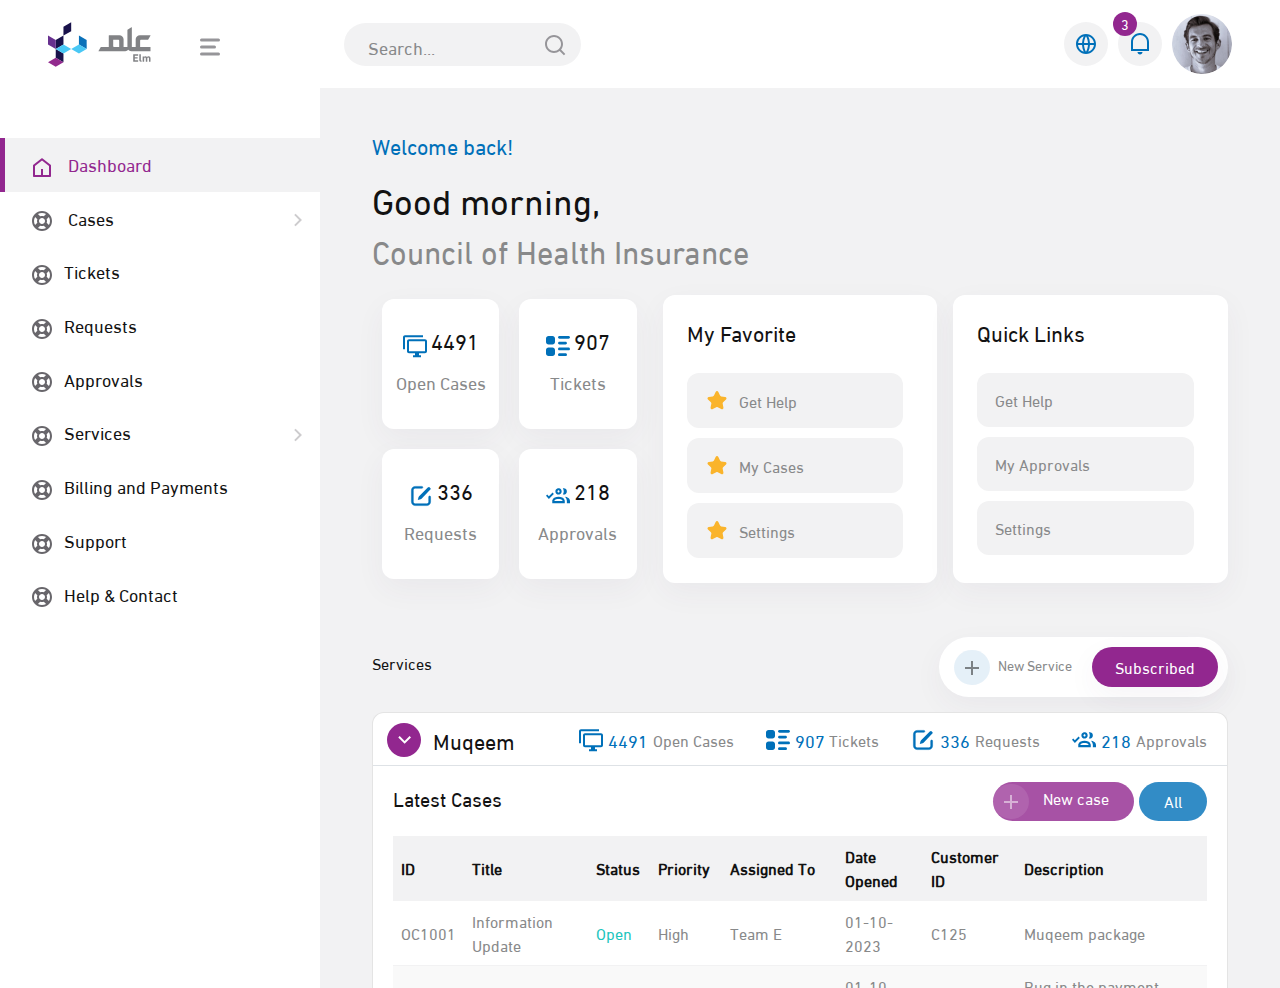
<file: index.html>
<!DOCTYPE html>
<html lang="en">

<head>
    <meta charset="utf-8" />
    <meta name="viewport" content="width=device-width, initial-scale=1, shrink-to-fit=no" />
    <meta name="description" content="" />
    <meta name="author" content="" />
    <title>ServiceNow</title>
    <!-- Favicon-->
    <link rel="icon" type="image/x-icon" href="images/favicon.ico" />
    <link href="css/bootstrap.min.css" rel="stylesheet" />
    <link href="css/styles.css" rel="stylesheet" />
</head>

<body>
    <header class="header">
        <div class="container-fluid">
            <!-- Start Logo-->
            <div class="logo-wrap">
                <a href="#" class="logo">
                    <img src="images/Logo.svg" alt="Logo">
                </a>

                <button class="sidebarToggle" id="sidebarToggle">
                    <img src="images/ic-toggle.svg" alt="">
                </button>

            </div>
            <!-- End Logo-->
            <!-- Start Search navigation-->
            <div class="search-wrap">
                <form action="">
                    <input type="text" class="search-input form-control" name="search" value="" placeholder="Search...">
                </form>
            </div>
            <!-- End Search navigation-->
            <!-- Top navigation-->
            <nav class="navbar navbar-expand-md">
                <button class="navbar-toggler" type="button" data-bs-target="#navbar-contents" data-bs-toggle="collapse"
                    aria-controls="navbar-contents" aria-expanded="false" aria-label="Toggle navigation"><span
                        class="navbar-toggler-icon"></span></button>
                <div class="collapse navbar-collapse" id="navbar-contents">
                    <ul class="navbar-nav">
                        <li class="nav-item language">
                            <a class="nav-link" href="#" data-bs-toggle="dropdown">
                                <img src="images/ic-lang.svg" alt="">
                            </a>
                            <div class="dropdown-menu dropdown-menu-lang">
                                <a class="dropdown-item" href="#!" onclick="toggleLanguage('en')">
                                    <img src="images/assets/united-states.svg" alt="">
                                    English
                                  </a>
                                  <a class="dropdown-item" href="#!" onclick="toggleLanguage('ar')">
                                    <img src="images/assets/saudi-arabia.svg" alt="">
                                    Arabic
                                  </a>
                            </div>
                        </li>
                        <li class="nav-item notification">
                            <a class="nav-link" href="#" data-bs-toggle="dropdown">
                                <img src="images/ic-notification.svg" alt="">
                                <span class="counter">3</span>
                            </a>
                            <div class="dropdown-menu dropdown-menu-notification">
                                <div class="notification-bx">
                                    <h4>Notifications</h4>
                                    <div class="bx-list">
                                        <a href="#!" class="symbol">
                                            <img src="images/assets/ic-dash.svg" alt="">
                                            <div class="symbol-info">
                                                <p>Project Alice</p>
                                                <span>Phase 1 development</span>
                                            </div>
                                        </a>
                                        <a href="#!" class="symbol">
                                            <img src="images/assets/ic-chart.svg" alt="">
                                            <div class="symbol-info">
                                                <p>Project Alice</p>
                                                <span>Phase 1 development</span>
                                            </div>
                                        </a>
                                        <a href="#!" class="symbol">
                                            <img src="images/assets/ic-lamp.svg" alt="">
                                            <div class="symbol-info">
                                                <p>Project Alice</p>
                                                <span>Phase 1 development</span>
                                            </div>
                                        </a>

                                    </div>
                                </div>
                            </div>
                        </li>
                        <li class="nav-item user-panel">
                            <a class="nav-link" href="#" data-bs-toggle="dropdown">
                                <img src="images/user.png" alt="">
                            </a>
                            <div class="dropdown-menu dropdown-menu-user">
                                <div class="user-info">
                                    <img src="images/user.png" alt="">
                                    <div class="info">
                                        <p class="name">Ahmed Hendawee</p>
                                        <p class="pos">hendawee@gmail.com</p>
                                    </div>
                                </div>
                                <div class="user-list">
                                    <ul>
                                        <li><a href="#">My Approvals</a></li>
                                        <li><a href="#">Open Cases</a></li>
                                        <li><a href="#">Requests</a></li>
                                        <li><a href="#">Get Help</a></li>
                                    </ul>

                                    <ul>
                                        <li><a href="#">Account Settings</a></li>
                                        <hr class="dropdown-divider">
                                        <li><a href="#">Sign Out</a></li>
                                    </ul>
                                </div>
                            </div>
                        </li>
                    </ul>
                </div>
            </nav>
        </div>
    </header>

    <div class="d-flex" id="wrapper">
        <!-- Sidebar-->
        <div class="sidebar-wrapper" id="sidebar-wrapper">
            <!-- Sidebar Navigation-->
            <div class="sidebar-nav">

                <li><a class="list-group-item active" href="#!">
                        <svg xmlns="http://www.w3.org/2000/svg" width="24" height="24" viewBox="0 0 24 24">
                            <path
                                d="M13 18.9997H19V9.97791L12 4.53346L5 9.97791V18.9997H11V12.9997H13V18.9997ZM21 19.9997C21 20.552 20.5523 20.9997 20 20.9997H4C3.44772 20.9997 3 20.552 3 19.9997V9.48882C3 9.18023 3.14247 8.88893 3.38606 8.69947L11.3861 2.47725C11.7472 2.19639 12.2528 2.19639 12.6139 2.47725L20.6139 8.69947C20.8575 8.88893 21 9.18023 21 9.48882V19.9997Z"
                                fill="#922A8E" />
                        </svg>
                        <span>Dashboard</span></a></li>
                <li>
                    <a class="list-group-item " href="#!" data-bs-toggle="collapse" data-bs-target="#cases-collapse">

                        <svg xmlns="http://www.w3.org/2000/svg" width="24" height="24" viewBox="0 0 24 24" fill="none">
                            <path
                                d="M12 2C17.5228 2 22 6.47715 22 12C22 17.5228 17.5228 22 12 22C6.47715 22 2 17.5228 2 12C2 6.47715 6.47715 2 12 2ZM12 17C11.355 17 10.7386 16.8779 10.1725 16.6555L7.93604 18.8923C9.12707 19.5961 10.5164 20 12 20C13.4836 20 14.8729 19.5961 16.064 18.8923L13.8275 16.6555C13.2614 16.8779 12.645 17 12 17ZM4 12C4 13.4836 4.40386 14.8729 5.10765 16.064L7.34451 13.8275C7.12213 13.2614 7 12.645 7 12C7 11.355 7.12213 10.7386 7.34451 10.1725L5.10765 7.93604C4.40386 9.12707 4 10.5164 4 12ZM18.8923 7.93604L16.6555 10.1725C16.8779 10.7386 17 11.355 17 12C17 12.645 16.8779 13.2614 16.6555 13.8275L18.8923 16.064C19.5961 14.8729 20 13.4836 20 12C20 10.5164 19.5961 9.12707 18.8923 7.93604ZM12 9C10.3431 9 9 10.3431 9 12C9 13.6569 10.3431 15 12 15C13.6569 15 15 13.6569 15 12C15 10.3431 13.6569 9 12 9ZM12 4C10.5164 4 9.12707 4.40386 7.93604 5.10765L10.1725 7.34451C10.7386 7.12213 11.355 7 12 7C12.645 7 13.2614 7.12213 13.8275 7.34451L16.064 5.10765C14.8729 4.40386 13.4836 4 12 4Z"
                                fill="#68666B" />
                        </svg>
                        <span>Cases</span>

                    </a>
                    <!-- Sidebar internal list-->
                    <ul class="collapse" id="cases-collapse">
                        <li><a href="#!" class="list-group-item ">My Cases</a></li>
                        <li><a href="#!" class="list-group-item ">Create New Case</a></li>
                        <li><a href="#!" class="list-group-item ">Report</a></li>
                    </ul>
                    <!-- End Sidebar internal list-->
                </li>
                <li><a class="list-group-item " href="#!"><svg xmlns="http://www.w3.org/2000/svg" width="24" height="24"
                            viewBox="0 0 24 24" fill="none">
                            <path
                                d="M12 2C17.5228 2 22 6.47715 22 12C22 17.5228 17.5228 22 12 22C6.47715 22 2 17.5228 2 12C2 6.47715 6.47715 2 12 2ZM12 17C11.355 17 10.7386 16.8779 10.1725 16.6555L7.93604 18.8923C9.12707 19.5961 10.5164 20 12 20C13.4836 20 14.8729 19.5961 16.064 18.8923L13.8275 16.6555C13.2614 16.8779 12.645 17 12 17ZM4 12C4 13.4836 4.40386 14.8729 5.10765 16.064L7.34451 13.8275C7.12213 13.2614 7 12.645 7 12C7 11.355 7.12213 10.7386 7.34451 10.1725L5.10765 7.93604C4.40386 9.12707 4 10.5164 4 12ZM18.8923 7.93604L16.6555 10.1725C16.8779 10.7386 17 11.355 17 12C17 12.645 16.8779 13.2614 16.6555 13.8275L18.8923 16.064C19.5961 14.8729 20 13.4836 20 12C20 10.5164 19.5961 9.12707 18.8923 7.93604ZM12 9C10.3431 9 9 10.3431 9 12C9 13.6569 10.3431 15 12 15C13.6569 15 15 13.6569 15 12C15 10.3431 13.6569 9 12 9ZM12 4C10.5164 4 9.12707 4.40386 7.93604 5.10765L10.1725 7.34451C10.7386 7.12213 11.355 7 12 7C12.645 7 13.2614 7.12213 13.8275 7.34451L16.064 5.10765C14.8729 4.40386 13.4836 4 12 4Z"
                                fill="#68666B" />
                        </svg><span>Tickets</span></a></li>
                <li><a class="list-group-item " href="#!"><svg xmlns="http://www.w3.org/2000/svg" width="24" height="24"
                            viewBox="0 0 24 24" fill="none">
                            <path
                                d="M12 2C17.5228 2 22 6.47715 22 12C22 17.5228 17.5228 22 12 22C6.47715 22 2 17.5228 2 12C2 6.47715 6.47715 2 12 2ZM12 17C11.355 17 10.7386 16.8779 10.1725 16.6555L7.93604 18.8923C9.12707 19.5961 10.5164 20 12 20C13.4836 20 14.8729 19.5961 16.064 18.8923L13.8275 16.6555C13.2614 16.8779 12.645 17 12 17ZM4 12C4 13.4836 4.40386 14.8729 5.10765 16.064L7.34451 13.8275C7.12213 13.2614 7 12.645 7 12C7 11.355 7.12213 10.7386 7.34451 10.1725L5.10765 7.93604C4.40386 9.12707 4 10.5164 4 12ZM18.8923 7.93604L16.6555 10.1725C16.8779 10.7386 17 11.355 17 12C17 12.645 16.8779 13.2614 16.6555 13.8275L18.8923 16.064C19.5961 14.8729 20 13.4836 20 12C20 10.5164 19.5961 9.12707 18.8923 7.93604ZM12 9C10.3431 9 9 10.3431 9 12C9 13.6569 10.3431 15 12 15C13.6569 15 15 13.6569 15 12C15 10.3431 13.6569 9 12 9ZM12 4C10.5164 4 9.12707 4.40386 7.93604 5.10765L10.1725 7.34451C10.7386 7.12213 11.355 7 12 7C12.645 7 13.2614 7.12213 13.8275 7.34451L16.064 5.10765C14.8729 4.40386 13.4836 4 12 4Z"
                                fill="#68666B" />
                        </svg><span>Requests</span></a></li>
                <li><a class="list-group-item " href="#!"><svg xmlns="http://www.w3.org/2000/svg" width="24" height="24"
                            viewBox="0 0 24 24" fill="none">
                            <path
                                d="M12 2C17.5228 2 22 6.47715 22 12C22 17.5228 17.5228 22 12 22C6.47715 22 2 17.5228 2 12C2 6.47715 6.47715 2 12 2ZM12 17C11.355 17 10.7386 16.8779 10.1725 16.6555L7.93604 18.8923C9.12707 19.5961 10.5164 20 12 20C13.4836 20 14.8729 19.5961 16.064 18.8923L13.8275 16.6555C13.2614 16.8779 12.645 17 12 17ZM4 12C4 13.4836 4.40386 14.8729 5.10765 16.064L7.34451 13.8275C7.12213 13.2614 7 12.645 7 12C7 11.355 7.12213 10.7386 7.34451 10.1725L5.10765 7.93604C4.40386 9.12707 4 10.5164 4 12ZM18.8923 7.93604L16.6555 10.1725C16.8779 10.7386 17 11.355 17 12C17 12.645 16.8779 13.2614 16.6555 13.8275L18.8923 16.064C19.5961 14.8729 20 13.4836 20 12C20 10.5164 19.5961 9.12707 18.8923 7.93604ZM12 9C10.3431 9 9 10.3431 9 12C9 13.6569 10.3431 15 12 15C13.6569 15 15 13.6569 15 12C15 10.3431 13.6569 9 12 9ZM12 4C10.5164 4 9.12707 4.40386 7.93604 5.10765L10.1725 7.34451C10.7386 7.12213 11.355 7 12 7C12.645 7 13.2614 7.12213 13.8275 7.34451L16.064 5.10765C14.8729 4.40386 13.4836 4 12 4Z"
                                fill="#68666B" />
                        </svg><span>Approvals</span></a></li>

                <li>
                    <a class="list-group-item " href="#!" data-bs-toggle="collapse" data-bs-target="#service-collapse">
                        <svg xmlns="http://www.w3.org/2000/svg" width="24" height="24" viewBox="0 0 24 24" fill="none">
                            <path
                                d="M12 2C17.5228 2 22 6.47715 22 12C22 17.5228 17.5228 22 12 22C6.47715 22 2 17.5228 2 12C2 6.47715 6.47715 2 12 2ZM12 17C11.355 17 10.7386 16.8779 10.1725 16.6555L7.93604 18.8923C9.12707 19.5961 10.5164 20 12 20C13.4836 20 14.8729 19.5961 16.064 18.8923L13.8275 16.6555C13.2614 16.8779 12.645 17 12 17ZM4 12C4 13.4836 4.40386 14.8729 5.10765 16.064L7.34451 13.8275C7.12213 13.2614 7 12.645 7 12C7 11.355 7.12213 10.7386 7.34451 10.1725L5.10765 7.93604C4.40386 9.12707 4 10.5164 4 12ZM18.8923 7.93604L16.6555 10.1725C16.8779 10.7386 17 11.355 17 12C17 12.645 16.8779 13.2614 16.6555 13.8275L18.8923 16.064C19.5961 14.8729 20 13.4836 20 12C20 10.5164 19.5961 9.12707 18.8923 7.93604ZM12 9C10.3431 9 9 10.3431 9 12C9 13.6569 10.3431 15 12 15C13.6569 15 15 13.6569 15 12C15 10.3431 13.6569 9 12 9ZM12 4C10.5164 4 9.12707 4.40386 7.93604 5.10765L10.1725 7.34451C10.7386 7.12213 11.355 7 12 7C12.645 7 13.2614 7.12213 13.8275 7.34451L16.064 5.10765C14.8729 4.40386 13.4836 4 12 4Z"
                                fill="#68666B" />
                        </svg><span>Services</span></a>
                    <!-- Sidebar internal list-->
                    <ul class="collapse" id="service-collapse">
                        <li><a href="#!" class="list-group-item ">Muqeem</a></li>
                        <li><a href="#!" class="list-group-item ">Yakeen</a></li>
                        <li><a href="#!" class="list-group-item ">Tamm</a></li>
                        <li><a href="#!" class="list-group-item ">Efada</a></li>
                    </ul>
                    <!-- End Sidebar internal list-->
                </li>
                <li><a class="list-group-item " href="#!"><svg xmlns="http://www.w3.org/2000/svg" width="24" height="24"
                            viewBox="0 0 24 24" fill="none">
                            <path
                                d="M12 2C17.5228 2 22 6.47715 22 12C22 17.5228 17.5228 22 12 22C6.47715 22 2 17.5228 2 12C2 6.47715 6.47715 2 12 2ZM12 17C11.355 17 10.7386 16.8779 10.1725 16.6555L7.93604 18.8923C9.12707 19.5961 10.5164 20 12 20C13.4836 20 14.8729 19.5961 16.064 18.8923L13.8275 16.6555C13.2614 16.8779 12.645 17 12 17ZM4 12C4 13.4836 4.40386 14.8729 5.10765 16.064L7.34451 13.8275C7.12213 13.2614 7 12.645 7 12C7 11.355 7.12213 10.7386 7.34451 10.1725L5.10765 7.93604C4.40386 9.12707 4 10.5164 4 12ZM18.8923 7.93604L16.6555 10.1725C16.8779 10.7386 17 11.355 17 12C17 12.645 16.8779 13.2614 16.6555 13.8275L18.8923 16.064C19.5961 14.8729 20 13.4836 20 12C20 10.5164 19.5961 9.12707 18.8923 7.93604ZM12 9C10.3431 9 9 10.3431 9 12C9 13.6569 10.3431 15 12 15C13.6569 15 15 13.6569 15 12C15 10.3431 13.6569 9 12 9ZM12 4C10.5164 4 9.12707 4.40386 7.93604 5.10765L10.1725 7.34451C10.7386 7.12213 11.355 7 12 7C12.645 7 13.2614 7.12213 13.8275 7.34451L16.064 5.10765C14.8729 4.40386 13.4836 4 12 4Z"
                                fill="#68666B" />
                        </svg><span>Billing and Payments</span></a></li>
                <li><a class="list-group-item " href="#!"><svg xmlns="http://www.w3.org/2000/svg" width="24" height="24"
                            viewBox="0 0 24 24" fill="none">
                            <path
                                d="M12 2C17.5228 2 22 6.47715 22 12C22 17.5228 17.5228 22 12 22C6.47715 22 2 17.5228 2 12C2 6.47715 6.47715 2 12 2ZM12 17C11.355 17 10.7386 16.8779 10.1725 16.6555L7.93604 18.8923C9.12707 19.5961 10.5164 20 12 20C13.4836 20 14.8729 19.5961 16.064 18.8923L13.8275 16.6555C13.2614 16.8779 12.645 17 12 17ZM4 12C4 13.4836 4.40386 14.8729 5.10765 16.064L7.34451 13.8275C7.12213 13.2614 7 12.645 7 12C7 11.355 7.12213 10.7386 7.34451 10.1725L5.10765 7.93604C4.40386 9.12707 4 10.5164 4 12ZM18.8923 7.93604L16.6555 10.1725C16.8779 10.7386 17 11.355 17 12C17 12.645 16.8779 13.2614 16.6555 13.8275L18.8923 16.064C19.5961 14.8729 20 13.4836 20 12C20 10.5164 19.5961 9.12707 18.8923 7.93604ZM12 9C10.3431 9 9 10.3431 9 12C9 13.6569 10.3431 15 12 15C13.6569 15 15 13.6569 15 12C15 10.3431 13.6569 9 12 9ZM12 4C10.5164 4 9.12707 4.40386 7.93604 5.10765L10.1725 7.34451C10.7386 7.12213 11.355 7 12 7C12.645 7 13.2614 7.12213 13.8275 7.34451L16.064 5.10765C14.8729 4.40386 13.4836 4 12 4Z"
                                fill="#68666B" />
                        </svg><span>Support</span></a></li>
                <li><a class="list-group-item " href="#!"><svg xmlns="http://www.w3.org/2000/svg" width="24" height="24"
                            viewBox="0 0 24 24" fill="none">
                            <path
                                d="M12 2C17.5228 2 22 6.47715 22 12C22 17.5228 17.5228 22 12 22C6.47715 22 2 17.5228 2 12C2 6.47715 6.47715 2 12 2ZM12 17C11.355 17 10.7386 16.8779 10.1725 16.6555L7.93604 18.8923C9.12707 19.5961 10.5164 20 12 20C13.4836 20 14.8729 19.5961 16.064 18.8923L13.8275 16.6555C13.2614 16.8779 12.645 17 12 17ZM4 12C4 13.4836 4.40386 14.8729 5.10765 16.064L7.34451 13.8275C7.12213 13.2614 7 12.645 7 12C7 11.355 7.12213 10.7386 7.34451 10.1725L5.10765 7.93604C4.40386 9.12707 4 10.5164 4 12ZM18.8923 7.93604L16.6555 10.1725C16.8779 10.7386 17 11.355 17 12C17 12.645 16.8779 13.2614 16.6555 13.8275L18.8923 16.064C19.5961 14.8729 20 13.4836 20 12C20 10.5164 19.5961 9.12707 18.8923 7.93604ZM12 9C10.3431 9 9 10.3431 9 12C9 13.6569 10.3431 15 12 15C13.6569 15 15 13.6569 15 12C15 10.3431 13.6569 9 12 9ZM12 4C10.5164 4 9.12707 4.40386 7.93604 5.10765L10.1725 7.34451C10.7386 7.12213 11.355 7 12 7C12.645 7 13.2614 7.12213 13.8275 7.34451L16.064 5.10765C14.8729 4.40386 13.4836 4 12 4Z"
                                fill="#68666B" />
                        </svg><span>Help & Contact</span></a></li>
            </div>
            <!-- Sidebar Navigation-->
        </div>
        <!-- End Sidebar -->
        <!-- Page content wrapper-->
        <main id="page-content-wrapper">
            <!-- Page content-->
            <div class="container-fluid">
                <!-- Start Frist Section -->
                <section class="row first-section">
                    <div class="col-3">
                        <!-- Welcome to Sys -->
                        <div class="welcome">
                            <span>
                                Welcome back!
                            </span>
                            <h3>
                                Good morning, <p>Council of Health Insurance</p>
                            </h3>
                        </div>
                        <!-- End Welcome to Sys -->
                    </div>
                    <div class="col-9">
                        <div class="row d-flex justify-content-between align-items-center g-3">
                            <div class="col-4">
                                <!-- Summary Services -->
                                <div class="services-sammary">
                                    <ul>
                                        <li>
                                            <a class="" href="#!">
                                                <div>
                                                    <svg width="24" height="23" viewBox="0 0 24 23" fill="none"
                                                        xmlns="http://www.w3.org/2000/svg">
                                                        <path
                                                            d="M22 16.6809V6.68091H6V16.6809H22ZM22 4.68091C22.5304 4.68091 23.0391 4.89162 23.4142 5.26669C23.7893 5.64177 24 6.15048 24 6.68091V16.6809C24 17.7909 23.1 18.6809 22 18.6809H16V20.6809H18V22.6809H10V20.6809H12V18.6809H6C4.89 18.6809 4 17.7909 4 16.6809V6.68091C4 6.15048 4.21071 5.64177 4.58579 5.26669C4.96086 4.89162 5.46957 4.68091 6 4.68091H22ZM2 2.68091V14.6809H0V2.68091C0 2.15048 0.210714 1.64177 0.585786 1.26669C0.960859 0.891622 1.46957 0.680908 2 0.680908H20V2.68091H2Z"
                                                            fill="#0070B9" />
                                                    </svg>

                                                    <span>4491</span>
                                                </div>
                                                <p>Open Cases</p>
                                            </a>
                                        </li>

                                        <li>
                                            <a class="" href="#!">
                                                <div>
                                                    <svg width="19" height="16" viewBox="0 0 19 16" fill="none"
                                                        xmlns="http://www.w3.org/2000/svg">
                                                        <path
                                                            d="M2 -0.000732422C0.895431 -0.000732422 0 0.894698 0 1.99927V4.85641C0 5.96098 0.895431 6.85641 2 6.85641H5.125C6.22957 6.85641 7.125 5.96098 7.125 4.85641V1.99927C7.125 0.894697 6.22957 -0.000732422 5.125 -0.000732422H2ZM10.6429 -0.000732422C10.0117 -0.000732422 9.5 0.510942 9.5 1.14212C9.5 1.77331 10.0117 2.28498 10.6429 2.28498H17.8571C18.4883 2.28498 19 1.77331 19 1.14212C19 0.510942 18.4883 -0.000732422 17.8571 -0.000732422H10.6429ZM10.6429 4.5707C10.0117 4.5707 9.5 5.08237 9.5 5.71355C9.5 6.34474 10.0117 6.85641 10.6429 6.85641H15.4821C16.1133 6.85641 16.625 6.34474 16.625 5.71355C16.625 5.08237 16.1133 4.5707 15.4821 4.5707H10.6429ZM2 9.14213C0.895431 9.14213 0 10.0376 0 11.1421V13.9993C0 15.1038 0.895431 15.9993 2 15.9993H5.125C6.22957 15.9993 7.125 15.1038 7.125 13.9993V11.1421C7.125 10.0376 6.22957 9.14213 5.125 9.14213H2ZM10.6429 9.14213C10.0117 9.14213 9.5 9.6538 9.5 10.285C9.5 10.9162 10.0117 11.4278 10.6429 11.4278H17.8571C18.4883 11.4278 19 10.9162 19 10.285C19 9.6538 18.4883 9.14213 17.8571 9.14213H10.6429ZM10.6429 13.7136C10.0117 13.7136 9.5 14.2252 9.5 14.8564C9.5 15.4876 10.0117 15.9993 10.6429 15.9993H15.4821C16.1133 15.9993 16.625 15.4876 16.625 14.8564C16.625 14.2252 16.1133 13.7136 15.4821 13.7136H10.6429Z"
                                                            fill="#0070B9" />
                                                    </svg>

                                                    <span>907</span>
                                                </div>
                                                <p>Tickets</p>
                                            </a>
                                        </li>

                                        <li>
                                            <a class="" href="#!">
                                                <div>
                                                    <svg width="24" height="25" viewBox="0 0 24 25" fill="none"
                                                        xmlns="http://www.w3.org/2000/svg">
                                                        <path
                                                            d="M21.4979 6.10357L12.5754 15.2459C12.2978 15.5303 11.9624 15.7385 11.6428 15.8246L8.64863 16.6318L9.45912 13.6253C9.54331 13.313 9.7441 12.9853 10.0192 12.7112L19.0594 3.70197C19.645 3.11839 20.4027 2.92998 20.7534 3.28072L21.9009 4.42817C22.2473 4.7746 22.0682 5.51927 21.4979 6.10357Z"
                                                            fill="#0070B9" />
                                                        <path
                                                            d="M12.9056 2.5C13.458 2.5 13.9058 2.94772 13.9058 3.5C13.9058 4.05228 13.458 4.5 12.9056 4.5H6.00422C4.89943 4.5 4.00382 5.39543 4.00382 6.5V18.5C4.00382 19.6046 4.89943 20.5 6.00422 20.5H18.0066C19.1114 20.5 20.007 19.6046 20.007 18.5V13.5C20.007 12.9477 20.4548 12.5 21.0072 12.5C21.5596 12.5 22.0074 12.9477 22.0074 13.5V18.5C22.0074 20.7091 20.2162 22.5 18.0066 22.5H6.00422C3.79464 22.5 2.00342 20.7091 2.00342 18.5V6.5C2.00342 4.29086 3.79464 2.5 6.00422 2.5H12.9056Z"
                                                            fill="#0070B9" stroke="#0070B9" stroke-width="0.5" />
                                                    </svg>

                                                    <span>336</span>
                                                </div>
                                                <p>Requests</p>
                                            </a>
                                        </li>


                                        <li>
                                            <a class="" href="#!">
                                                <div>
                                                    <svg width="24" height="16" viewBox="0 0 24 16" fill="none"
                                                        xmlns="http://www.w3.org/2000/svg">
                                                        <path
                                                            d="M12.5217 6.60948C13.1409 6.60948 13.7461 6.42097 14.2609 6.06778C14.7757 5.71459 15.1769 5.21258 15.4139 4.62525C15.6508 4.03791 15.7128 3.39163 15.592 2.76812C15.4712 2.14461 15.1731 1.57188 14.7353 1.12235C14.2975 0.672826 13.7397 0.366695 13.1325 0.242671C12.5252 0.118647 11.8958 0.182301 11.3238 0.425583C10.7518 0.668864 10.2629 1.08085 9.91888 1.60943C9.5749 2.13802 9.3913 2.75947 9.3913 3.3952C9.3913 4.24768 9.72112 5.06524 10.3082 5.66804C10.8953 6.27083 11.6915 6.60948 12.5217 6.60948ZM12.5217 2.32377C12.7281 2.32377 12.9299 2.3866 13.1015 2.50433C13.2731 2.62207 13.4068 2.7894 13.4858 2.98518C13.5648 3.18096 13.5854 3.39638 13.5452 3.60422C13.5049 3.81206 13.4055 4.00297 13.2596 4.15281C13.1137 4.30265 12.9277 4.4047 12.7253 4.44604C12.5229 4.48738 12.3131 4.46616 12.1224 4.38507C11.9317 4.30397 11.7688 4.16664 11.6541 3.99045C11.5395 3.81425 11.4783 3.6071 11.4783 3.3952C11.4783 3.11103 11.5882 2.83851 11.7839 2.63758C11.9796 2.43665 12.245 2.32377 12.5217 2.32377ZM16.8104 6.45948C17.4209 5.56058 17.7482 4.49107 17.7482 3.3952C17.7482 2.29932 17.4209 1.22981 16.8104 0.330909C17.1105 0.231709 17.4239 0.181103 17.7391 0.180909C18.5694 0.180909 19.3656 0.519556 19.9527 1.12235C20.5398 1.72515 20.8696 2.54271 20.8696 3.3952C20.8696 4.24768 20.5398 5.06524 19.9527 5.66804C19.3656 6.27083 18.5694 6.60948 17.7391 6.60948C17.4239 6.60929 17.1105 6.55868 16.8104 6.45948ZM12.5217 8.75234C6.26087 8.75234 6.26087 13.0381 6.26087 13.0381V15.1809H18.7826V13.0381C18.7826 13.0381 18.7826 8.75234 12.5217 8.75234ZM8.34783 13.0381C8.34783 12.7273 8.68174 10.8952 12.5217 10.8952C16.1739 10.8952 16.633 12.5666 16.6957 13.0381M24 13.0381V15.1809H20.8696V13.0381C20.8452 12.2416 20.6665 11.4581 20.344 10.7333C20.0216 10.0085 19.5617 9.35695 18.9913 8.81662C24 9.34162 24 13.0381 24 13.0381ZM6.61565 4.38091L7.82609 5.89162L2.86957 10.9809L0 7.76662L1.21043 6.52377L2.86957 8.21662L6.61565 4.38091Z"
                                                            fill="#0070B9" />
                                                    </svg>

                                                    <span>218</span>
                                                </div>
                                                <p>Approvals</p>
                                            </a>
                                        </li>
                                    </ul>
                                </div>
                                <!-- End Summary Services -->
                            </div>

                            <div class="col-4">
                                <!-- My Favorite -->
                                <div class="favorite-box">
                                    <div class="commonTitle">
                                        My Favorite
                                    </div>
                                    <ul>
                                        <li>
                                            <a href="#!"><svg xmlns="http://www.w3.org/2000/svg" width="24" height="25"
                                                    viewBox="0 0 24 25" fill="none">
                                                    <path
                                                        d="M12.7333 19.1701C12.2781 18.9153 11.7231 18.9153 11.2679 19.1701L7.78482 21.1198C6.6679 21.745 5.33146 20.774 5.58092 19.5186L6.35885 15.6034C6.46051 15.0918 6.28904 14.564 5.90603 14.2098L2.97547 11.4997C2.03571 10.6307 2.54618 9.05961 3.81728 8.9089L7.78114 8.43892C8.29918 8.3775 8.74811 8.05133 8.96661 7.57763L10.6385 3.953C11.1746 2.79069 12.8266 2.7907 13.3627 3.95301L15.0345 7.57762C15.253 8.05133 15.702 8.3775 16.22 8.43892L20.1838 8.9089C21.4549 9.05961 21.9654 10.6307 21.0257 11.4997L18.0951 14.2098C17.7121 14.564 17.5407 15.0918 17.6423 15.6034L18.4202 19.5186C18.6697 20.774 17.3333 21.745 16.2163 21.1198L12.7333 19.1701Z"
                                                        fill="#FAB42B" />
                                                </svg>Get Help</a>
                                        </li>
                                        <li>
                                            <a href="#!"><svg xmlns="http://www.w3.org/2000/svg" width="24" height="25"
                                                    viewBox="0 0 24 25" fill="none">
                                                    <path
                                                        d="M12.7333 19.1701C12.2781 18.9153 11.7231 18.9153 11.2679 19.1701L7.78482 21.1198C6.6679 21.745 5.33146 20.774 5.58092 19.5186L6.35885 15.6034C6.46051 15.0918 6.28904 14.564 5.90603 14.2098L2.97547 11.4997C2.03571 10.6307 2.54618 9.05961 3.81728 8.9089L7.78114 8.43892C8.29918 8.3775 8.74811 8.05133 8.96661 7.57763L10.6385 3.953C11.1746 2.79069 12.8266 2.7907 13.3627 3.95301L15.0345 7.57762C15.253 8.05133 15.702 8.3775 16.22 8.43892L20.1838 8.9089C21.4549 9.05961 21.9654 10.6307 21.0257 11.4997L18.0951 14.2098C17.7121 14.564 17.5407 15.0918 17.6423 15.6034L18.4202 19.5186C18.6697 20.774 17.3333 21.745 16.2163 21.1198L12.7333 19.1701Z"
                                                        fill="#FAB42B" />
                                                </svg>My Cases</a>
                                        </li>
                                        <li>
                                            <a href="#!"><svg xmlns="http://www.w3.org/2000/svg" width="24" height="25"
                                                    viewBox="0 0 24 25" fill="none">
                                                    <path
                                                        d="M12.7333 19.1701C12.2781 18.9153 11.7231 18.9153 11.2679 19.1701L7.78482 21.1198C6.6679 21.745 5.33146 20.774 5.58092 19.5186L6.35885 15.6034C6.46051 15.0918 6.28904 14.564 5.90603 14.2098L2.97547 11.4997C2.03571 10.6307 2.54618 9.05961 3.81728 8.9089L7.78114 8.43892C8.29918 8.3775 8.74811 8.05133 8.96661 7.57763L10.6385 3.953C11.1746 2.79069 12.8266 2.7907 13.3627 3.95301L15.0345 7.57762C15.253 8.05133 15.702 8.3775 16.22 8.43892L20.1838 8.9089C21.4549 9.05961 21.9654 10.6307 21.0257 11.4997L18.0951 14.2098C17.7121 14.564 17.5407 15.0918 17.6423 15.6034L18.4202 19.5186C18.6697 20.774 17.3333 21.745 16.2163 21.1198L12.7333 19.1701Z"
                                                        fill="#FAB42B" />
                                                </svg>Settings</a>
                                        </li>
                                        <li>
                                            <a href="#!"><svg xmlns="http://www.w3.org/2000/svg" width="24" height="25"
                                                    viewBox="0 0 24 25" fill="none">
                                                    <path
                                                        d="M12.7333 19.1701C12.2781 18.9153 11.7231 18.9153 11.2679 19.1701L7.78482 21.1198C6.6679 21.745 5.33146 20.774 5.58092 19.5186L6.35885 15.6034C6.46051 15.0918 6.28904 14.564 5.90603 14.2098L2.97547 11.4997C2.03571 10.6307 2.54618 9.05961 3.81728 8.9089L7.78114 8.43892C8.29918 8.3775 8.74811 8.05133 8.96661 7.57763L10.6385 3.953C11.1746 2.79069 12.8266 2.7907 13.3627 3.95301L15.0345 7.57762C15.253 8.05133 15.702 8.3775 16.22 8.43892L20.1838 8.9089C21.4549 9.05961 21.9654 10.6307 21.0257 11.4997L18.0951 14.2098C17.7121 14.564 17.5407 15.0918 17.6423 15.6034L18.4202 19.5186C18.6697 20.774 17.3333 21.745 16.2163 21.1198L12.7333 19.1701Z"
                                                        fill="#FAB42B" />
                                                </svg>My Approvals</a>
                                        </li>
                                        <li>
                                            <a href="#!"><svg xmlns="http://www.w3.org/2000/svg" width="24" height="25"
                                                    viewBox="0 0 24 25" fill="none">
                                                    <path
                                                        d="M12.7333 19.1701C12.2781 18.9153 11.7231 18.9153 11.2679 19.1701L7.78482 21.1198C6.6679 21.745 5.33146 20.774 5.58092 19.5186L6.35885 15.6034C6.46051 15.0918 6.28904 14.564 5.90603 14.2098L2.97547 11.4997C2.03571 10.6307 2.54618 9.05961 3.81728 8.9089L7.78114 8.43892C8.29918 8.3775 8.74811 8.05133 8.96661 7.57763L10.6385 3.953C11.1746 2.79069 12.8266 2.7907 13.3627 3.95301L15.0345 7.57762C15.253 8.05133 15.702 8.3775 16.22 8.43892L20.1838 8.9089C21.4549 9.05961 21.9654 10.6307 21.0257 11.4997L18.0951 14.2098C17.7121 14.564 17.5407 15.0918 17.6423 15.6034L18.4202 19.5186C18.6697 20.774 17.3333 21.745 16.2163 21.1198L12.7333 19.1701Z"
                                                        fill="#FAB42B" />
                                                </svg>Get Help</a>
                                        </li>
                                        <li>
                                            <a href="#!"><svg xmlns="http://www.w3.org/2000/svg" width="24" height="25"
                                                    viewBox="0 0 24 25" fill="none">
                                                    <path
                                                        d="M12.7333 19.1701C12.2781 18.9153 11.7231 18.9153 11.2679 19.1701L7.78482 21.1198C6.6679 21.745 5.33146 20.774 5.58092 19.5186L6.35885 15.6034C6.46051 15.0918 6.28904 14.564 5.90603 14.2098L2.97547 11.4997C2.03571 10.6307 2.54618 9.05961 3.81728 8.9089L7.78114 8.43892C8.29918 8.3775 8.74811 8.05133 8.96661 7.57763L10.6385 3.953C11.1746 2.79069 12.8266 2.7907 13.3627 3.95301L15.0345 7.57762C15.253 8.05133 15.702 8.3775 16.22 8.43892L20.1838 8.9089C21.4549 9.05961 21.9654 10.6307 21.0257 11.4997L18.0951 14.2098C17.7121 14.564 17.5407 15.0918 17.6423 15.6034L18.4202 19.5186C18.6697 20.774 17.3333 21.745 16.2163 21.1198L12.7333 19.1701Z"
                                                        fill="#FAB42B" />
                                                </svg>My Approvals</a>
                                        </li>
                                    </ul>
                                </div>
                                <!-- End My Favorite -->
                            </div>
                            <div class="col-4">
                                <!-- My Quick Links -->
                                <div class="quick-links-box">
                                    <div class="commonTitle">
                                        Quick Links
                                    </div>
                                    <ul>
                                        <li>
                                            <a href="#!">Get Help</a>
                                        </li>
                                        <li>
                                            <a href="#!">My Approvals</a>
                                        </li>
                                        <li>
                                            <a href="#!">Settings</a>
                                        </li>
                                        <li>
                                            <a href="#!">My Approvals</a>
                                        </li>
                                    </ul>
                                </div>
                                <!-- End My Quick Links -->
                            </div>
                        </div>
                    </div>

                </section>
                <!-- End Frist Row -->
                <!-- Start Second Row -->
                <section class="row second-section">
                    <div class="title-with-action">
                        <h3>
                            Services
                        </h3>
                        <div class="actionBtn">
                            <div class="add">
                                <a href="#1">
                                    <svg width="36" height="35" viewBox="0 0 36 35" fill="none"
                                        xmlns="http://www.w3.org/2000/svg">
                                        <path
                                            d="M-0.000244141 17.5C-0.000244141 7.83502 7.83477 0 17.4998 0H18.4998C28.1647 0 35.9998 7.83502 35.9998 17.5C35.9998 27.165 28.1647 35 18.4998 35H17.4998C7.83477 35 -0.000244141 27.165 -0.000244141 17.5Z"
                                            fill="#0070B9" fill-opacity="0.1" />
                                        <path
                                            d="M24.9998 19H18.9998V25H16.9998V19H10.9998V17H16.9998V11H18.9998V17H24.9998V19Z"
                                            fill="#121212" fill-opacity="0.5" />
                                    </svg>

                                    New Service
                                </a>
                            </div>
                            <div class="current">
                                <a href="#!">Subscribed</a>
                            </div>
                        </div>
                    </div>
                    <div class="services-box">
                        <div class="accordion" id="allServices">
                            <div class="accordion-item">
                                <h2 class="accordion-header" id="headingOne">
                                    <button class="accordion-button" type="button" data-bs-toggle="collapse"
                                        data-bs-target="#collapseOne" aria-expanded="true" aria-controls="collapseOne">
                                        <span>Muqeem</span>
                                        <div class="serv-summary">
                                            <a class="" href="#!">
                                                <div>
                                                    <svg width="24" height="23" viewBox="0 0 24 23" fill="none"
                                                        xmlns="http://www.w3.org/2000/svg">
                                                        <path
                                                            d="M22 16.6809V6.68091H6V16.6809H22ZM22 4.68091C22.5304 4.68091 23.0391 4.89162 23.4142 5.26669C23.7893 5.64177 24 6.15048 24 6.68091V16.6809C24 17.7909 23.1 18.6809 22 18.6809H16V20.6809H18V22.6809H10V20.6809H12V18.6809H6C4.89 18.6809 4 17.7909 4 16.6809V6.68091C4 6.15048 4.21071 5.64177 4.58579 5.26669C4.96086 4.89162 5.46957 4.68091 6 4.68091H22ZM2 2.68091V14.6809H0V2.68091C0 2.15048 0.210714 1.64177 0.585786 1.26669C0.960859 0.891622 1.46957 0.680908 2 0.680908H20V2.68091H2Z"
                                                            fill="#0070B9"></path>
                                                    </svg>
                                                    <span>4491</span>
                                                </div>
                                                <p>Open Cases</p>
                                            </a>
                                            <a class="" href="#!">
                                                <div>
                                                    <svg width="19" height="16" viewBox="0 0 19 16" fill="none"
                                                        xmlns="http://www.w3.org/2000/svg">
                                                        <path
                                                            d="M2 -0.000732422C0.895431 -0.000732422 0 0.894698 0 1.99927V4.85641C0 5.96098 0.895431 6.85641 2 6.85641H5.125C6.22957 6.85641 7.125 5.96098 7.125 4.85641V1.99927C7.125 0.894697 6.22957 -0.000732422 5.125 -0.000732422H2ZM10.6429 -0.000732422C10.0117 -0.000732422 9.5 0.510942 9.5 1.14212C9.5 1.77331 10.0117 2.28498 10.6429 2.28498H17.8571C18.4883 2.28498 19 1.77331 19 1.14212C19 0.510942 18.4883 -0.000732422 17.8571 -0.000732422H10.6429ZM10.6429 4.5707C10.0117 4.5707 9.5 5.08237 9.5 5.71355C9.5 6.34474 10.0117 6.85641 10.6429 6.85641H15.4821C16.1133 6.85641 16.625 6.34474 16.625 5.71355C16.625 5.08237 16.1133 4.5707 15.4821 4.5707H10.6429ZM2 9.14213C0.895431 9.14213 0 10.0376 0 11.1421V13.9993C0 15.1038 0.895431 15.9993 2 15.9993H5.125C6.22957 15.9993 7.125 15.1038 7.125 13.9993V11.1421C7.125 10.0376 6.22957 9.14213 5.125 9.14213H2ZM10.6429 9.14213C10.0117 9.14213 9.5 9.6538 9.5 10.285C9.5 10.9162 10.0117 11.4278 10.6429 11.4278H17.8571C18.4883 11.4278 19 10.9162 19 10.285C19 9.6538 18.4883 9.14213 17.8571 9.14213H10.6429ZM10.6429 13.7136C10.0117 13.7136 9.5 14.2252 9.5 14.8564C9.5 15.4876 10.0117 15.9993 10.6429 15.9993H15.4821C16.1133 15.9993 16.625 15.4876 16.625 14.8564C16.625 14.2252 16.1133 13.7136 15.4821 13.7136H10.6429Z"
                                                            fill="#0070B9"></path>
                                                    </svg>

                                                    <span>907</span>
                                                </div>
                                                <p>Tickets</p>
                                            </a>

                                            <a class="" href="#!">
                                                <div>
                                                    <svg width="24" height="25" viewBox="0 0 24 25" fill="none"
                                                        xmlns="http://www.w3.org/2000/svg">
                                                        <path
                                                            d="M21.4979 6.10357L12.5754 15.2459C12.2978 15.5303 11.9624 15.7385 11.6428 15.8246L8.64863 16.6318L9.45912 13.6253C9.54331 13.313 9.7441 12.9853 10.0192 12.7112L19.0594 3.70197C19.645 3.11839 20.4027 2.92998 20.7534 3.28072L21.9009 4.42817C22.2473 4.7746 22.0682 5.51927 21.4979 6.10357Z"
                                                            fill="#0070B9"></path>
                                                        <path
                                                            d="M12.9056 2.5C13.458 2.5 13.9058 2.94772 13.9058 3.5C13.9058 4.05228 13.458 4.5 12.9056 4.5H6.00422C4.89943 4.5 4.00382 5.39543 4.00382 6.5V18.5C4.00382 19.6046 4.89943 20.5 6.00422 20.5H18.0066C19.1114 20.5 20.007 19.6046 20.007 18.5V13.5C20.007 12.9477 20.4548 12.5 21.0072 12.5C21.5596 12.5 22.0074 12.9477 22.0074 13.5V18.5C22.0074 20.7091 20.2162 22.5 18.0066 22.5H6.00422C3.79464 22.5 2.00342 20.7091 2.00342 18.5V6.5C2.00342 4.29086 3.79464 2.5 6.00422 2.5H12.9056Z"
                                                            fill="#0070B9" stroke="#0070B9" stroke-width="0.5"></path>
                                                    </svg>

                                                    <span>336</span>
                                                </div>
                                                <p>Requests</p>
                                            </a>

                                            <a class="" href="#!">
                                                <div>
                                                    <svg width="24" height="16" viewBox="0 0 24 16" fill="none"
                                                        xmlns="http://www.w3.org/2000/svg">
                                                        <path
                                                            d="M12.5217 6.60948C13.1409 6.60948 13.7461 6.42097 14.2609 6.06778C14.7757 5.71459 15.1769 5.21258 15.4139 4.62525C15.6508 4.03791 15.7128 3.39163 15.592 2.76812C15.4712 2.14461 15.1731 1.57188 14.7353 1.12235C14.2975 0.672826 13.7397 0.366695 13.1325 0.242671C12.5252 0.118647 11.8958 0.182301 11.3238 0.425583C10.7518 0.668864 10.2629 1.08085 9.91888 1.60943C9.5749 2.13802 9.3913 2.75947 9.3913 3.3952C9.3913 4.24768 9.72112 5.06524 10.3082 5.66804C10.8953 6.27083 11.6915 6.60948 12.5217 6.60948ZM12.5217 2.32377C12.7281 2.32377 12.9299 2.3866 13.1015 2.50433C13.2731 2.62207 13.4068 2.7894 13.4858 2.98518C13.5648 3.18096 13.5854 3.39638 13.5452 3.60422C13.5049 3.81206 13.4055 4.00297 13.2596 4.15281C13.1137 4.30265 12.9277 4.4047 12.7253 4.44604C12.5229 4.48738 12.3131 4.46616 12.1224 4.38507C11.9317 4.30397 11.7688 4.16664 11.6541 3.99045C11.5395 3.81425 11.4783 3.6071 11.4783 3.3952C11.4783 3.11103 11.5882 2.83851 11.7839 2.63758C11.9796 2.43665 12.245 2.32377 12.5217 2.32377ZM16.8104 6.45948C17.4209 5.56058 17.7482 4.49107 17.7482 3.3952C17.7482 2.29932 17.4209 1.22981 16.8104 0.330909C17.1105 0.231709 17.4239 0.181103 17.7391 0.180909C18.5694 0.180909 19.3656 0.519556 19.9527 1.12235C20.5398 1.72515 20.8696 2.54271 20.8696 3.3952C20.8696 4.24768 20.5398 5.06524 19.9527 5.66804C19.3656 6.27083 18.5694 6.60948 17.7391 6.60948C17.4239 6.60929 17.1105 6.55868 16.8104 6.45948ZM12.5217 8.75234C6.26087 8.75234 6.26087 13.0381 6.26087 13.0381V15.1809H18.7826V13.0381C18.7826 13.0381 18.7826 8.75234 12.5217 8.75234ZM8.34783 13.0381C8.34783 12.7273 8.68174 10.8952 12.5217 10.8952C16.1739 10.8952 16.633 12.5666 16.6957 13.0381M24 13.0381V15.1809H20.8696V13.0381C20.8452 12.2416 20.6665 11.4581 20.344 10.7333C20.0216 10.0085 19.5617 9.35695 18.9913 8.81662C24 9.34162 24 13.0381 24 13.0381ZM6.61565 4.38091L7.82609 5.89162L2.86957 10.9809L0 7.76662L1.21043 6.52377L2.86957 8.21662L6.61565 4.38091Z"
                                                            fill="#0070B9"></path>
                                                    </svg>

                                                    <span>218</span>
                                                </div>
                                                <p>Approvals</p>
                                            </a>
                                        </div>
                                    </button>
                                </h2>
                                <div id="collapseOne" class="accordion-collapse collapse show"
                                    aria-labelledby="headingOne" data-bs-parent="#allServices">
                                    <div class="accordion-body">
                                        <div class="section-title-with-action">
                                            <h3>
                                                Latest Cases
                                            </h3>
                                            <div class="tool-action">
                                                <div class="add">
                                                    <a href="#1">
                                                        <svg width="36" height="35" viewBox="0 0 36 35" fill="none"
                                                            xmlns="http://www.w3.org/2000/svg">
                                                            <path
                                                                d="M-0.000244141 17.5C-0.000244141 7.83502 7.83477 0 17.4998 0H18.4998C28.1647 0 35.9998 7.83502 35.9998 17.5C35.9998 27.165 28.1647 35 18.4998 35H17.4998C7.83477 35 -0.000244141 27.165 -0.000244141 17.5Z"
                                                                fill="#0070B9" fill-opacity="0.1" />
                                                            <path
                                                                d="M24.9998 19H18.9998V25H16.9998V19H10.9998V17H16.9998V11H18.9998V17H24.9998V19Z"
                                                                fill="#121212" fill-opacity="0.5" />
                                                        </svg>

                                                        New case
                                                    </a>
                                                </div>
                                                <div class="all">
                                                    <a href="#1">All</a>
                                                </div>

                                            </div>

                                        </div>
                                        <div class="table-responsive">
                                            <table class="cases-table">
                                                <thead>
                                                    <tr>
                                                        <th>ID</th>
                                                        <th>Title</th>
                                                        <th>Status</th>
                                                        <th>Priority</th>
                                                        <th>Assigned To</th>
                                                        <th>Date Opened</th>
                                                        <th>Customer ID</th>
                                                        <th>Description</th>
                                                    </tr>
                                                </thead>
                                                <tbody>
                                                    <tr>
                                                        <td>OC1001</td>
                                                        <td>Information Update</td>
                                                        <td class="status-open">Open</td>
                                                        <td>High</td>
                                                        <td>Team E</td>
                                                        <td>01-10-2023</td>
                                                        <td>C125</td>
                                                        <td>Muqeem package</td>
                                                    </tr>
                                                    <tr>
                                                        <td>OC1002</td>
                                                        <td>Iqama Printing</td>
                                                        <td class="status-closed">Closed</td>
                                                        <td>Medium</td>
                                                        <td>Team C</td>
                                                        <td>01-10-2023</td>
                                                        <td>C1212</td>
                                                        <td>Bug in the payment processing module</td>
                                                    </tr>
                                                    <tr>
                                                        <td>OC1003</td>
                                                        <td>Extend ER visa</td>
                                                        <td class="status-open">Open</td>
                                                        <td>High</td>
                                                        <td>Mohamed</td>
                                                        <td>01-10-2023</td>
                                                        <td>C12411</td>
                                                        <td>Extend visit visa</td>
                                                    </tr>
                                                    <tr>
                                                        <td>OC1004</td>
                                                        <td>Account Lock Issue</td>
                                                        <td class="status-open">Open</td>
                                                        <td>Low</td>
                                                        <td>Ahmed Hendawee</td>
                                                        <td>01-10-2023</td>
                                                        <td>C9212</td>
                                                        <td>Faulty router in the office</td>
                                                    </tr>
                                                    <tr>
                                                        <td>OC1005</td>
                                                        <td>Modify Profession</td>
                                                        <td class="status-closed">Closed</td>
                                                        <td>High</td>
                                                        <td>Team E</td>
                                                        <td>01-10-2023</td>
                                                        <td>C775</td>
                                                        <td>Muqeem report</td>
                                                    </tr>
                                                </tbody>
                                            </table>
                                        </div>

                                    </div>
                                </div>
                            </div>
                            <div class="accordion-item">
                                <h2 class="accordion-header" id="headingTwo">
                                    <button class="accordion-button collapsed" type="button" data-bs-toggle="collapse"
                                        data-bs-target="#collapseTwo" aria-expanded="false" aria-controls="collapseTwo">
                                        <span>​Yakeen</span>
                                        <div class="serv-summary">
                                            <a class="" href="#!">
                                                <div>
                                                    <svg width="24" height="23" viewBox="0 0 24 23" fill="none"
                                                        xmlns="http://www.w3.org/2000/svg">
                                                        <path
                                                            d="M22 16.6809V6.68091H6V16.6809H22ZM22 4.68091C22.5304 4.68091 23.0391 4.89162 23.4142 5.26669C23.7893 5.64177 24 6.15048 24 6.68091V16.6809C24 17.7909 23.1 18.6809 22 18.6809H16V20.6809H18V22.6809H10V20.6809H12V18.6809H6C4.89 18.6809 4 17.7909 4 16.6809V6.68091C4 6.15048 4.21071 5.64177 4.58579 5.26669C4.96086 4.89162 5.46957 4.68091 6 4.68091H22ZM2 2.68091V14.6809H0V2.68091C0 2.15048 0.210714 1.64177 0.585786 1.26669C0.960859 0.891622 1.46957 0.680908 2 0.680908H20V2.68091H2Z"
                                                            fill="#0070B9"></path>
                                                    </svg>

                                                    <span>4491</span>
                                                </div>
                                                <p>Open Cases</p>
                                            </a>

                                            <a class="" href="#!">
                                                <div>
                                                    <svg width="19" height="16" viewBox="0 0 19 16" fill="none"
                                                        xmlns="http://www.w3.org/2000/svg">
                                                        <path
                                                            d="M2 -0.000732422C0.895431 -0.000732422 0 0.894698 0 1.99927V4.85641C0 5.96098 0.895431 6.85641 2 6.85641H5.125C6.22957 6.85641 7.125 5.96098 7.125 4.85641V1.99927C7.125 0.894697 6.22957 -0.000732422 5.125 -0.000732422H2ZM10.6429 -0.000732422C10.0117 -0.000732422 9.5 0.510942 9.5 1.14212C9.5 1.77331 10.0117 2.28498 10.6429 2.28498H17.8571C18.4883 2.28498 19 1.77331 19 1.14212C19 0.510942 18.4883 -0.000732422 17.8571 -0.000732422H10.6429ZM10.6429 4.5707C10.0117 4.5707 9.5 5.08237 9.5 5.71355C9.5 6.34474 10.0117 6.85641 10.6429 6.85641H15.4821C16.1133 6.85641 16.625 6.34474 16.625 5.71355C16.625 5.08237 16.1133 4.5707 15.4821 4.5707H10.6429ZM2 9.14213C0.895431 9.14213 0 10.0376 0 11.1421V13.9993C0 15.1038 0.895431 15.9993 2 15.9993H5.125C6.22957 15.9993 7.125 15.1038 7.125 13.9993V11.1421C7.125 10.0376 6.22957 9.14213 5.125 9.14213H2ZM10.6429 9.14213C10.0117 9.14213 9.5 9.6538 9.5 10.285C9.5 10.9162 10.0117 11.4278 10.6429 11.4278H17.8571C18.4883 11.4278 19 10.9162 19 10.285C19 9.6538 18.4883 9.14213 17.8571 9.14213H10.6429ZM10.6429 13.7136C10.0117 13.7136 9.5 14.2252 9.5 14.8564C9.5 15.4876 10.0117 15.9993 10.6429 15.9993H15.4821C16.1133 15.9993 16.625 15.4876 16.625 14.8564C16.625 14.2252 16.1133 13.7136 15.4821 13.7136H10.6429Z"
                                                            fill="#0070B9"></path>
                                                    </svg>

                                                    <span>907</span>
                                                </div>
                                                <p>Tickets</p>
                                            </a>

                                            <a class="" href="#!">
                                                <div>
                                                    <svg width="24" height="25" viewBox="0 0 24 25" fill="none"
                                                        xmlns="http://www.w3.org/2000/svg">
                                                        <path
                                                            d="M21.4979 6.10357L12.5754 15.2459C12.2978 15.5303 11.9624 15.7385 11.6428 15.8246L8.64863 16.6318L9.45912 13.6253C9.54331 13.313 9.7441 12.9853 10.0192 12.7112L19.0594 3.70197C19.645 3.11839 20.4027 2.92998 20.7534 3.28072L21.9009 4.42817C22.2473 4.7746 22.0682 5.51927 21.4979 6.10357Z"
                                                            fill="#0070B9"></path>
                                                        <path
                                                            d="M12.9056 2.5C13.458 2.5 13.9058 2.94772 13.9058 3.5C13.9058 4.05228 13.458 4.5 12.9056 4.5H6.00422C4.89943 4.5 4.00382 5.39543 4.00382 6.5V18.5C4.00382 19.6046 4.89943 20.5 6.00422 20.5H18.0066C19.1114 20.5 20.007 19.6046 20.007 18.5V13.5C20.007 12.9477 20.4548 12.5 21.0072 12.5C21.5596 12.5 22.0074 12.9477 22.0074 13.5V18.5C22.0074 20.7091 20.2162 22.5 18.0066 22.5H6.00422C3.79464 22.5 2.00342 20.7091 2.00342 18.5V6.5C2.00342 4.29086 3.79464 2.5 6.00422 2.5H12.9056Z"
                                                            fill="#0070B9" stroke="#0070B9" stroke-width="0.5"></path>
                                                    </svg>

                                                    <span>336</span>
                                                </div>
                                                <p>Requests</p>
                                            </a>

                                            <a class="" href="#!">
                                                <div>
                                                    <svg width="24" height="16" viewBox="0 0 24 16" fill="none"
                                                        xmlns="http://www.w3.org/2000/svg">
                                                        <path
                                                            d="M12.5217 6.60948C13.1409 6.60948 13.7461 6.42097 14.2609 6.06778C14.7757 5.71459 15.1769 5.21258 15.4139 4.62525C15.6508 4.03791 15.7128 3.39163 15.592 2.76812C15.4712 2.14461 15.1731 1.57188 14.7353 1.12235C14.2975 0.672826 13.7397 0.366695 13.1325 0.242671C12.5252 0.118647 11.8958 0.182301 11.3238 0.425583C10.7518 0.668864 10.2629 1.08085 9.91888 1.60943C9.5749 2.13802 9.3913 2.75947 9.3913 3.3952C9.3913 4.24768 9.72112 5.06524 10.3082 5.66804C10.8953 6.27083 11.6915 6.60948 12.5217 6.60948ZM12.5217 2.32377C12.7281 2.32377 12.9299 2.3866 13.1015 2.50433C13.2731 2.62207 13.4068 2.7894 13.4858 2.98518C13.5648 3.18096 13.5854 3.39638 13.5452 3.60422C13.5049 3.81206 13.4055 4.00297 13.2596 4.15281C13.1137 4.30265 12.9277 4.4047 12.7253 4.44604C12.5229 4.48738 12.3131 4.46616 12.1224 4.38507C11.9317 4.30397 11.7688 4.16664 11.6541 3.99045C11.5395 3.81425 11.4783 3.6071 11.4783 3.3952C11.4783 3.11103 11.5882 2.83851 11.7839 2.63758C11.9796 2.43665 12.245 2.32377 12.5217 2.32377ZM16.8104 6.45948C17.4209 5.56058 17.7482 4.49107 17.7482 3.3952C17.7482 2.29932 17.4209 1.22981 16.8104 0.330909C17.1105 0.231709 17.4239 0.181103 17.7391 0.180909C18.5694 0.180909 19.3656 0.519556 19.9527 1.12235C20.5398 1.72515 20.8696 2.54271 20.8696 3.3952C20.8696 4.24768 20.5398 5.06524 19.9527 5.66804C19.3656 6.27083 18.5694 6.60948 17.7391 6.60948C17.4239 6.60929 17.1105 6.55868 16.8104 6.45948ZM12.5217 8.75234C6.26087 8.75234 6.26087 13.0381 6.26087 13.0381V15.1809H18.7826V13.0381C18.7826 13.0381 18.7826 8.75234 12.5217 8.75234ZM8.34783 13.0381C8.34783 12.7273 8.68174 10.8952 12.5217 10.8952C16.1739 10.8952 16.633 12.5666 16.6957 13.0381M24 13.0381V15.1809H20.8696V13.0381C20.8452 12.2416 20.6665 11.4581 20.344 10.7333C20.0216 10.0085 19.5617 9.35695 18.9913 8.81662C24 9.34162 24 13.0381 24 13.0381ZM6.61565 4.38091L7.82609 5.89162L2.86957 10.9809L0 7.76662L1.21043 6.52377L2.86957 8.21662L6.61565 4.38091Z"
                                                            fill="#0070B9"></path>
                                                    </svg>

                                                    <span>218</span>
                                                </div>
                                                <p>Approvals</p>
                                            </a>
                                        </div>
                                    </button>
                                </h2>
                                <div id="collapseTwo" class="accordion-collapse collapse" aria-labelledby="headingTwo"
                                    data-bs-parent="#allServices">
                                    <div class="accordion-body">
                                        <strong>This is the second item's accordion body.</strong> It is hidden by
                                        default, until the collapse plugin adds the appropriate classes that we use to
                                        style each element. These classes control the overall appearance, as well as the
                                        showing and hiding via CSS transitions. You can modify any of this with custom
                                        CSS or overriding our default variables. It's also worth noting that just about
                                        any HTML can go within the <code>.accordion-body</code>, though the transition
                                        does limit overflow.
                                    </div>
                                </div>
                            </div>
                            <div class="accordion-item">
                                <h2 class="accordion-header" id="headingThree">
                                    <button class="accordion-button collapsed" type="button" data-bs-toggle="collapse"
                                        data-bs-target="#collapseThree" aria-expanded="false"
                                        aria-controls="collapseThree">
                                        <span>Tamm</span>
                                        <div class="serv-summary">
                                            <a class="" href="#!">
                                                <div>
                                                    <svg width="24" height="23" viewBox="0 0 24 23" fill="none"
                                                        xmlns="http://www.w3.org/2000/svg">
                                                        <path
                                                            d="M22 16.6809V6.68091H6V16.6809H22ZM22 4.68091C22.5304 4.68091 23.0391 4.89162 23.4142 5.26669C23.7893 5.64177 24 6.15048 24 6.68091V16.6809C24 17.7909 23.1 18.6809 22 18.6809H16V20.6809H18V22.6809H10V20.6809H12V18.6809H6C4.89 18.6809 4 17.7909 4 16.6809V6.68091C4 6.15048 4.21071 5.64177 4.58579 5.26669C4.96086 4.89162 5.46957 4.68091 6 4.68091H22ZM2 2.68091V14.6809H0V2.68091C0 2.15048 0.210714 1.64177 0.585786 1.26669C0.960859 0.891622 1.46957 0.680908 2 0.680908H20V2.68091H2Z"
                                                            fill="#0070B9"></path>
                                                    </svg>

                                                    <span>4491</span>
                                                </div>
                                                <p>Open Cases</p>
                                            </a>

                                            <a class="" href="#!">
                                                <div>
                                                    <svg width="19" height="16" viewBox="0 0 19 16" fill="none"
                                                        xmlns="http://www.w3.org/2000/svg">
                                                        <path
                                                            d="M2 -0.000732422C0.895431 -0.000732422 0 0.894698 0 1.99927V4.85641C0 5.96098 0.895431 6.85641 2 6.85641H5.125C6.22957 6.85641 7.125 5.96098 7.125 4.85641V1.99927C7.125 0.894697 6.22957 -0.000732422 5.125 -0.000732422H2ZM10.6429 -0.000732422C10.0117 -0.000732422 9.5 0.510942 9.5 1.14212C9.5 1.77331 10.0117 2.28498 10.6429 2.28498H17.8571C18.4883 2.28498 19 1.77331 19 1.14212C19 0.510942 18.4883 -0.000732422 17.8571 -0.000732422H10.6429ZM10.6429 4.5707C10.0117 4.5707 9.5 5.08237 9.5 5.71355C9.5 6.34474 10.0117 6.85641 10.6429 6.85641H15.4821C16.1133 6.85641 16.625 6.34474 16.625 5.71355C16.625 5.08237 16.1133 4.5707 15.4821 4.5707H10.6429ZM2 9.14213C0.895431 9.14213 0 10.0376 0 11.1421V13.9993C0 15.1038 0.895431 15.9993 2 15.9993H5.125C6.22957 15.9993 7.125 15.1038 7.125 13.9993V11.1421C7.125 10.0376 6.22957 9.14213 5.125 9.14213H2ZM10.6429 9.14213C10.0117 9.14213 9.5 9.6538 9.5 10.285C9.5 10.9162 10.0117 11.4278 10.6429 11.4278H17.8571C18.4883 11.4278 19 10.9162 19 10.285C19 9.6538 18.4883 9.14213 17.8571 9.14213H10.6429ZM10.6429 13.7136C10.0117 13.7136 9.5 14.2252 9.5 14.8564C9.5 15.4876 10.0117 15.9993 10.6429 15.9993H15.4821C16.1133 15.9993 16.625 15.4876 16.625 14.8564C16.625 14.2252 16.1133 13.7136 15.4821 13.7136H10.6429Z"
                                                            fill="#0070B9"></path>
                                                    </svg>

                                                    <span>907</span>
                                                </div>
                                                <p>Tickets</p>
                                            </a>

                                            <a class="" href="#!">
                                                <div>
                                                    <svg width="24" height="25" viewBox="0 0 24 25" fill="none"
                                                        xmlns="http://www.w3.org/2000/svg">
                                                        <path
                                                            d="M21.4979 6.10357L12.5754 15.2459C12.2978 15.5303 11.9624 15.7385 11.6428 15.8246L8.64863 16.6318L9.45912 13.6253C9.54331 13.313 9.7441 12.9853 10.0192 12.7112L19.0594 3.70197C19.645 3.11839 20.4027 2.92998 20.7534 3.28072L21.9009 4.42817C22.2473 4.7746 22.0682 5.51927 21.4979 6.10357Z"
                                                            fill="#0070B9"></path>
                                                        <path
                                                            d="M12.9056 2.5C13.458 2.5 13.9058 2.94772 13.9058 3.5C13.9058 4.05228 13.458 4.5 12.9056 4.5H6.00422C4.89943 4.5 4.00382 5.39543 4.00382 6.5V18.5C4.00382 19.6046 4.89943 20.5 6.00422 20.5H18.0066C19.1114 20.5 20.007 19.6046 20.007 18.5V13.5C20.007 12.9477 20.4548 12.5 21.0072 12.5C21.5596 12.5 22.0074 12.9477 22.0074 13.5V18.5C22.0074 20.7091 20.2162 22.5 18.0066 22.5H6.00422C3.79464 22.5 2.00342 20.7091 2.00342 18.5V6.5C2.00342 4.29086 3.79464 2.5 6.00422 2.5H12.9056Z"
                                                            fill="#0070B9" stroke="#0070B9" stroke-width="0.5"></path>
                                                    </svg>

                                                    <span>336</span>
                                                </div>
                                                <p>Requests</p>
                                            </a>

                                            <a class="" href="#!">
                                                <div>
                                                    <svg width="24" height="16" viewBox="0 0 24 16" fill="none"
                                                        xmlns="http://www.w3.org/2000/svg">
                                                        <path
                                                            d="M12.5217 6.60948C13.1409 6.60948 13.7461 6.42097 14.2609 6.06778C14.7757 5.71459 15.1769 5.21258 15.4139 4.62525C15.6508 4.03791 15.7128 3.39163 15.592 2.76812C15.4712 2.14461 15.1731 1.57188 14.7353 1.12235C14.2975 0.672826 13.7397 0.366695 13.1325 0.242671C12.5252 0.118647 11.8958 0.182301 11.3238 0.425583C10.7518 0.668864 10.2629 1.08085 9.91888 1.60943C9.5749 2.13802 9.3913 2.75947 9.3913 3.3952C9.3913 4.24768 9.72112 5.06524 10.3082 5.66804C10.8953 6.27083 11.6915 6.60948 12.5217 6.60948ZM12.5217 2.32377C12.7281 2.32377 12.9299 2.3866 13.1015 2.50433C13.2731 2.62207 13.4068 2.7894 13.4858 2.98518C13.5648 3.18096 13.5854 3.39638 13.5452 3.60422C13.5049 3.81206 13.4055 4.00297 13.2596 4.15281C13.1137 4.30265 12.9277 4.4047 12.7253 4.44604C12.5229 4.48738 12.3131 4.46616 12.1224 4.38507C11.9317 4.30397 11.7688 4.16664 11.6541 3.99045C11.5395 3.81425 11.4783 3.6071 11.4783 3.3952C11.4783 3.11103 11.5882 2.83851 11.7839 2.63758C11.9796 2.43665 12.245 2.32377 12.5217 2.32377ZM16.8104 6.45948C17.4209 5.56058 17.7482 4.49107 17.7482 3.3952C17.7482 2.29932 17.4209 1.22981 16.8104 0.330909C17.1105 0.231709 17.4239 0.181103 17.7391 0.180909C18.5694 0.180909 19.3656 0.519556 19.9527 1.12235C20.5398 1.72515 20.8696 2.54271 20.8696 3.3952C20.8696 4.24768 20.5398 5.06524 19.9527 5.66804C19.3656 6.27083 18.5694 6.60948 17.7391 6.60948C17.4239 6.60929 17.1105 6.55868 16.8104 6.45948ZM12.5217 8.75234C6.26087 8.75234 6.26087 13.0381 6.26087 13.0381V15.1809H18.7826V13.0381C18.7826 13.0381 18.7826 8.75234 12.5217 8.75234ZM8.34783 13.0381C8.34783 12.7273 8.68174 10.8952 12.5217 10.8952C16.1739 10.8952 16.633 12.5666 16.6957 13.0381M24 13.0381V15.1809H20.8696V13.0381C20.8452 12.2416 20.6665 11.4581 20.344 10.7333C20.0216 10.0085 19.5617 9.35695 18.9913 8.81662C24 9.34162 24 13.0381 24 13.0381ZM6.61565 4.38091L7.82609 5.89162L2.86957 10.9809L0 7.76662L1.21043 6.52377L2.86957 8.21662L6.61565 4.38091Z"
                                                            fill="#0070B9"></path>
                                                    </svg>

                                                    <span>218</span>
                                                </div>
                                                <p>Approvals</p>
                                            </a>
                                        </div>
                                    </button>
                                </h2>
                                <div id="collapseThree" class="accordion-collapse collapse"
                                    aria-labelledby="headingThree" data-bs-parent="#allServices">
                                    <div class="accordion-body">
                                        <strong>This is the third item's accordion body.</strong> It is hidden by
                                        default, until the collapse plugin adds the appropriate classes that we use to
                                        style each element. These classes control the overall appearance, as well as the
                                        showing and hiding via CSS transitions. You can modify any of this with custom
                                        CSS or overriding our default variables. It's also worth noting that just about
                                        any HTML can go within the <code>.accordion-body</code>, though the transition
                                        does limit overflow.
                                    </div>
                                </div>
                            </div>
                            <div class="accordion-item">
                                <h2 class="accordion-header" id="headingFour">
                                    <button class="accordion-button collapsed" type="button" data-bs-toggle="collapse"
                                        data-bs-target="#collapseFour" aria-expanded="false"
                                        aria-controls="collapseFour">
                                        <span>Efada</span>
                                        <div class="serv-summary">
                                            <a class="" href="#!">
                                                <div>
                                                    <svg width="24" height="23" viewBox="0 0 24 23" fill="none"
                                                        xmlns="http://www.w3.org/2000/svg">
                                                        <path
                                                            d="M22 16.6809V6.68091H6V16.6809H22ZM22 4.68091C22.5304 4.68091 23.0391 4.89162 23.4142 5.26669C23.7893 5.64177 24 6.15048 24 6.68091V16.6809C24 17.7909 23.1 18.6809 22 18.6809H16V20.6809H18V22.6809H10V20.6809H12V18.6809H6C4.89 18.6809 4 17.7909 4 16.6809V6.68091C4 6.15048 4.21071 5.64177 4.58579 5.26669C4.96086 4.89162 5.46957 4.68091 6 4.68091H22ZM2 2.68091V14.6809H0V2.68091C0 2.15048 0.210714 1.64177 0.585786 1.26669C0.960859 0.891622 1.46957 0.680908 2 0.680908H20V2.68091H2Z"
                                                            fill="#0070B9"></path>
                                                    </svg>

                                                    <span>4491</span>
                                                </div>
                                                <p>Open Cases</p>
                                            </a>

                                            <a class="" href="#!">
                                                <div>
                                                    <svg width="19" height="16" viewBox="0 0 19 16" fill="none"
                                                        xmlns="http://www.w3.org/2000/svg">
                                                        <path
                                                            d="M2 -0.000732422C0.895431 -0.000732422 0 0.894698 0 1.99927V4.85641C0 5.96098 0.895431 6.85641 2 6.85641H5.125C6.22957 6.85641 7.125 5.96098 7.125 4.85641V1.99927C7.125 0.894697 6.22957 -0.000732422 5.125 -0.000732422H2ZM10.6429 -0.000732422C10.0117 -0.000732422 9.5 0.510942 9.5 1.14212C9.5 1.77331 10.0117 2.28498 10.6429 2.28498H17.8571C18.4883 2.28498 19 1.77331 19 1.14212C19 0.510942 18.4883 -0.000732422 17.8571 -0.000732422H10.6429ZM10.6429 4.5707C10.0117 4.5707 9.5 5.08237 9.5 5.71355C9.5 6.34474 10.0117 6.85641 10.6429 6.85641H15.4821C16.1133 6.85641 16.625 6.34474 16.625 5.71355C16.625 5.08237 16.1133 4.5707 15.4821 4.5707H10.6429ZM2 9.14213C0.895431 9.14213 0 10.0376 0 11.1421V13.9993C0 15.1038 0.895431 15.9993 2 15.9993H5.125C6.22957 15.9993 7.125 15.1038 7.125 13.9993V11.1421C7.125 10.0376 6.22957 9.14213 5.125 9.14213H2ZM10.6429 9.14213C10.0117 9.14213 9.5 9.6538 9.5 10.285C9.5 10.9162 10.0117 11.4278 10.6429 11.4278H17.8571C18.4883 11.4278 19 10.9162 19 10.285C19 9.6538 18.4883 9.14213 17.8571 9.14213H10.6429ZM10.6429 13.7136C10.0117 13.7136 9.5 14.2252 9.5 14.8564C9.5 15.4876 10.0117 15.9993 10.6429 15.9993H15.4821C16.1133 15.9993 16.625 15.4876 16.625 14.8564C16.625 14.2252 16.1133 13.7136 15.4821 13.7136H10.6429Z"
                                                            fill="#0070B9"></path>
                                                    </svg>

                                                    <span>907</span>
                                                </div>
                                                <p>Tickets</p>
                                            </a>

                                            <a class="" href="#!">
                                                <div>
                                                    <svg width="24" height="25" viewBox="0 0 24 25" fill="none"
                                                        xmlns="http://www.w3.org/2000/svg">
                                                        <path
                                                            d="M21.4979 6.10357L12.5754 15.2459C12.2978 15.5303 11.9624 15.7385 11.6428 15.8246L8.64863 16.6318L9.45912 13.6253C9.54331 13.313 9.7441 12.9853 10.0192 12.7112L19.0594 3.70197C19.645 3.11839 20.4027 2.92998 20.7534 3.28072L21.9009 4.42817C22.2473 4.7746 22.0682 5.51927 21.4979 6.10357Z"
                                                            fill="#0070B9"></path>
                                                        <path
                                                            d="M12.9056 2.5C13.458 2.5 13.9058 2.94772 13.9058 3.5C13.9058 4.05228 13.458 4.5 12.9056 4.5H6.00422C4.89943 4.5 4.00382 5.39543 4.00382 6.5V18.5C4.00382 19.6046 4.89943 20.5 6.00422 20.5H18.0066C19.1114 20.5 20.007 19.6046 20.007 18.5V13.5C20.007 12.9477 20.4548 12.5 21.0072 12.5C21.5596 12.5 22.0074 12.9477 22.0074 13.5V18.5C22.0074 20.7091 20.2162 22.5 18.0066 22.5H6.00422C3.79464 22.5 2.00342 20.7091 2.00342 18.5V6.5C2.00342 4.29086 3.79464 2.5 6.00422 2.5H12.9056Z"
                                                            fill="#0070B9" stroke="#0070B9" stroke-width="0.5"></path>
                                                    </svg>

                                                    <span>336</span>
                                                </div>
                                                <p>Requests</p>
                                            </a>

                                            <a class="" href="#!">
                                                <div>
                                                    <svg width="24" height="16" viewBox="0 0 24 16" fill="none"
                                                        xmlns="http://www.w3.org/2000/svg">
                                                        <path
                                                            d="M12.5217 6.60948C13.1409 6.60948 13.7461 6.42097 14.2609 6.06778C14.7757 5.71459 15.1769 5.21258 15.4139 4.62525C15.6508 4.03791 15.7128 3.39163 15.592 2.76812C15.4712 2.14461 15.1731 1.57188 14.7353 1.12235C14.2975 0.672826 13.7397 0.366695 13.1325 0.242671C12.5252 0.118647 11.8958 0.182301 11.3238 0.425583C10.7518 0.668864 10.2629 1.08085 9.91888 1.60943C9.5749 2.13802 9.3913 2.75947 9.3913 3.3952C9.3913 4.24768 9.72112 5.06524 10.3082 5.66804C10.8953 6.27083 11.6915 6.60948 12.5217 6.60948ZM12.5217 2.32377C12.7281 2.32377 12.9299 2.3866 13.1015 2.50433C13.2731 2.62207 13.4068 2.7894 13.4858 2.98518C13.5648 3.18096 13.5854 3.39638 13.5452 3.60422C13.5049 3.81206 13.4055 4.00297 13.2596 4.15281C13.1137 4.30265 12.9277 4.4047 12.7253 4.44604C12.5229 4.48738 12.3131 4.46616 12.1224 4.38507C11.9317 4.30397 11.7688 4.16664 11.6541 3.99045C11.5395 3.81425 11.4783 3.6071 11.4783 3.3952C11.4783 3.11103 11.5882 2.83851 11.7839 2.63758C11.9796 2.43665 12.245 2.32377 12.5217 2.32377ZM16.8104 6.45948C17.4209 5.56058 17.7482 4.49107 17.7482 3.3952C17.7482 2.29932 17.4209 1.22981 16.8104 0.330909C17.1105 0.231709 17.4239 0.181103 17.7391 0.180909C18.5694 0.180909 19.3656 0.519556 19.9527 1.12235C20.5398 1.72515 20.8696 2.54271 20.8696 3.3952C20.8696 4.24768 20.5398 5.06524 19.9527 5.66804C19.3656 6.27083 18.5694 6.60948 17.7391 6.60948C17.4239 6.60929 17.1105 6.55868 16.8104 6.45948ZM12.5217 8.75234C6.26087 8.75234 6.26087 13.0381 6.26087 13.0381V15.1809H18.7826V13.0381C18.7826 13.0381 18.7826 8.75234 12.5217 8.75234ZM8.34783 13.0381C8.34783 12.7273 8.68174 10.8952 12.5217 10.8952C16.1739 10.8952 16.633 12.5666 16.6957 13.0381M24 13.0381V15.1809H20.8696V13.0381C20.8452 12.2416 20.6665 11.4581 20.344 10.7333C20.0216 10.0085 19.5617 9.35695 18.9913 8.81662C24 9.34162 24 13.0381 24 13.0381ZM6.61565 4.38091L7.82609 5.89162L2.86957 10.9809L0 7.76662L1.21043 6.52377L2.86957 8.21662L6.61565 4.38091Z"
                                                            fill="#0070B9"></path>
                                                    </svg>

                                                    <span>218</span>
                                                </div>
                                                <p>Approvals</p>
                                            </a>
                                        </div>
                                    </button>
                                </h2>
                                <div id="collapseFour" class="accordion-collapse collapse" aria-labelledby="headingFour"
                                    data-bs-parent="#allServices">
                                    <div class="accordion-body">
                                        <strong>This is the third item's accordion body.</strong> It is hidden by
                                        default, until the collapse plugin adds the appropriate classes that we use to
                                        style each element. These classes control the overall appearance, as well as the
                                        showing and hiding via CSS transitions. You can modify any of this with custom
                                        CSS or overriding our default variables. It's also worth noting that just about
                                        any HTML can go within the <code>.accordion-body</code>, though the transition
                                        does limit overflow.
                                    </div>
                                </div>
                            </div>
                        </div>
                    </div>
                </section>
                <!-- End Second Row -->

            </div>
        </main>
    </div>
    <!-- Bootstrap core JS-->
    <script src="js/bootstrap.min.js"></script>
    <script src="js/languages.js"></script>
    <script src="js/scripts.js"></script>
</body>

</html>
</file>
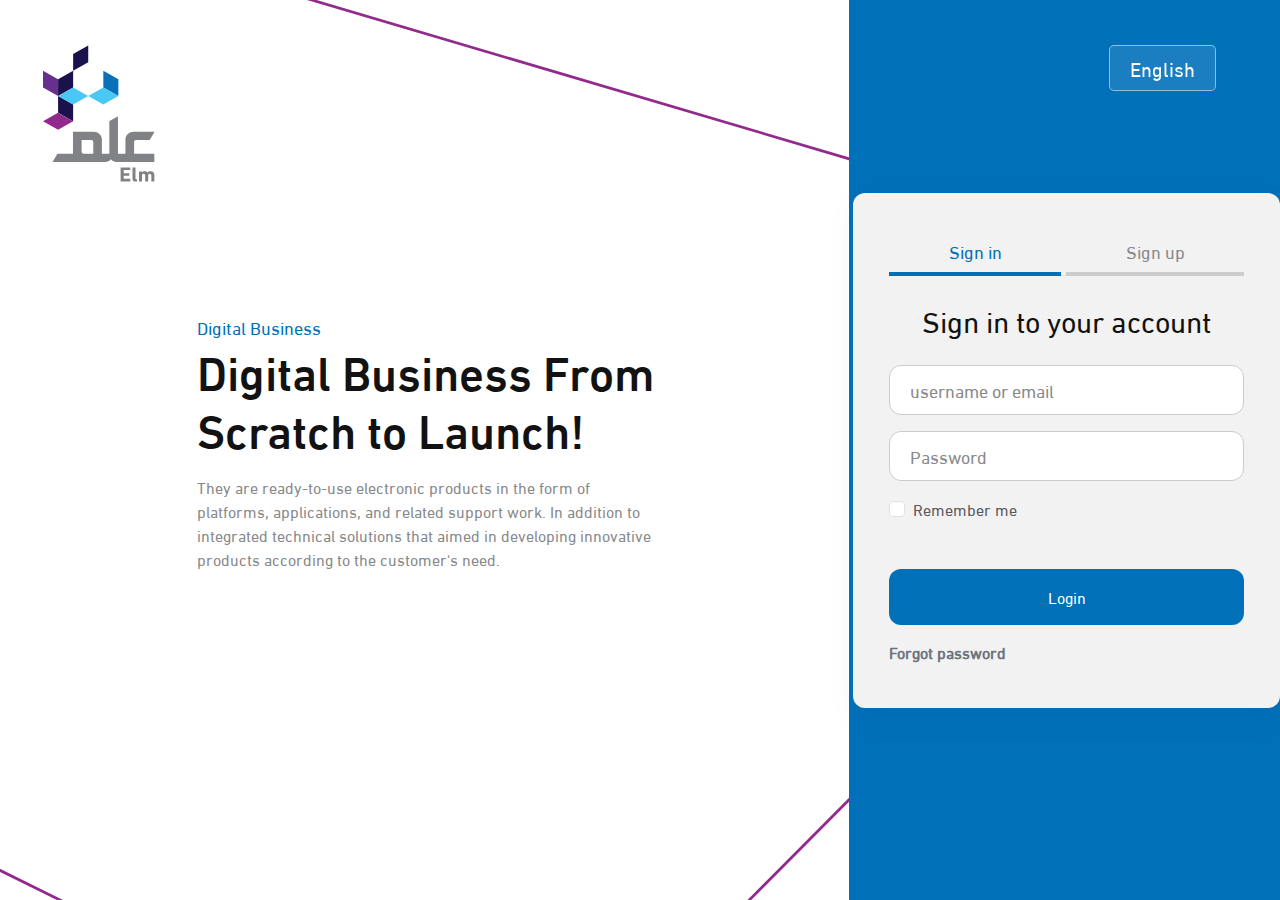
<file: login.html>
<!DOCTYPE html>
<html lang="en">

<head>
    <meta charset="utf-8" />
    <meta name="viewport" content="width=device-width, initial-scale=1, shrink-to-fit=no" />
    <meta name="description" content="" />
    <meta name="author" content="" />
    <title>SystemNow</title>
    <!-- Favicon-->
    <link rel="icon" type="image/x-icon" href="images/favicon.ico" />
    <link href="css/bootstrap.min.css" rel="stylesheet" />
    <link href="css/styles.css" rel="stylesheet" />
</head>

<body>
    <div class="login">
        <div class="branding-section">
            <div class="logo"><a href="index.html"><img src="images/login-logo.svg" alt="logo"></a></div>
            <div class="branding-info">
                <span data-lang="digital-business">Digital Business</span>
                <h1 data-lang="digital-business-slogan">Digital Business From Scratch to Launch!</h1>
                <p data-lang="digital-business-description">They are ready-to-use electronic products in the form of platforms, applications, and related support work. In addition to integrated technical solutions that aimed in developing innovative products according to the customer's need.</p>
            </div>
      </div>
         <div class="login-section">
            <!-- Language switcher button -->
           <div class="lang-switch" onclick="toggleLanguage()" data-lang="digital-business-lang">English</div>
           <!-- Tabbed login and signup forms -->
            <div class="login-contents">
                <ul class="nav nav-tabs" id="authTabs" role="tablist">
                    <li class="nav-item" role="presentation">
                        <button class="nav-link active" id="login-tab" data-bs-toggle="tab" data-bs-target="#login" type="button" role="tab" aria-controls="login" aria-selected="true" data-lang="sign-in">Sign in</button>
                    </li>
                    <li class="nav-item" role="presentation">
                        <button class="nav-link" id="signup-tab" data-bs-toggle="tab" data-bs-target="#signup" type="button" role="tab" aria-controls="signup" aria-selected="false" data-lang="sign-up">Sign up</button>
                    </li>
                </ul>
               
                <div class="tab-content" id="authTabsContent">
                    <div class="tab-pane fade show active" id="login" role="tabpanel" aria-labelledby="login-tab">
                        <div class="frm-title" data-lang="sign-in-to-your-account">
                            Sign in to your account
                        </div>
                        <!-- Login form -->
                        <form class="login-form mt-4" action="index.html">
                            <div class="mb-3">
                                <input type="text" class="form-control" id="login-username" placeholder="username or email" data-lang="username-or-email">
                            </div>
                            <div class="mb-3">
                                <input type="password" class="form-control" id="login-password" placeholder="Password" data-lang="password">
                            </div>
                            <div class="mb-2 form-check">
                                <input type="checkbox" class="form-check-input" id="remember-me">
                                <label class="form-check-label" for="remember-me" data-lang="remember-me">Remember me</label>
                            </div>
                            <button type="submit" class="btn btn-frm-submit" data-lang="login">Login</button>
                            <div class="mb-2 forgot-check">
                                <a href="#" class="link-secondary"><strong data-lang="forgot-password">Forgot password</strong></a>
                            </div>
                        </form>
                    </div>
                    <div class="tab-pane fade" id="signup" role="tabpanel" aria-labelledby="signup-tab">
                        <!-- Signup form -->
                        <form class="signup-form mt-4" action="index.html">
                            <div class="mb-3">
                                <input type="text" class="form-control" id="signup-username" placeholder="username" data-lang="username">
                            </div>
                            <div class="mb-3"> 
                                <input type="email" class="form-control" id="signup-email" placeholder="Email" data-lang="email">
                            </div>
                            <div class="mb-3">
                                <input type="password" class="form-control" id="signup-password" placeholder="Password" data-lang="password">
                            </div>
                            <div class="mb-3">
                                <input type="password" class="form-control" id="signup-confirm-password" placeholder="Confirm password" data-lang="confirm-password">
                            </div>
                            <button type="submit" class="btn btn-frm-submit" data-lang="sign-up">Sign Up</button>
                        </form>
                    </div>
                </div>
                
            </div> 
       </div>
    </div>

    <!-- Bootstrap core JS-->
    <script src="js/bootstrap.min.js"></script>
    <!-- Core theme JS-->    
    <script src="js/languages.js"></script>
    <script src="js/scripts.js"></script>

</body>

</html>
</file>
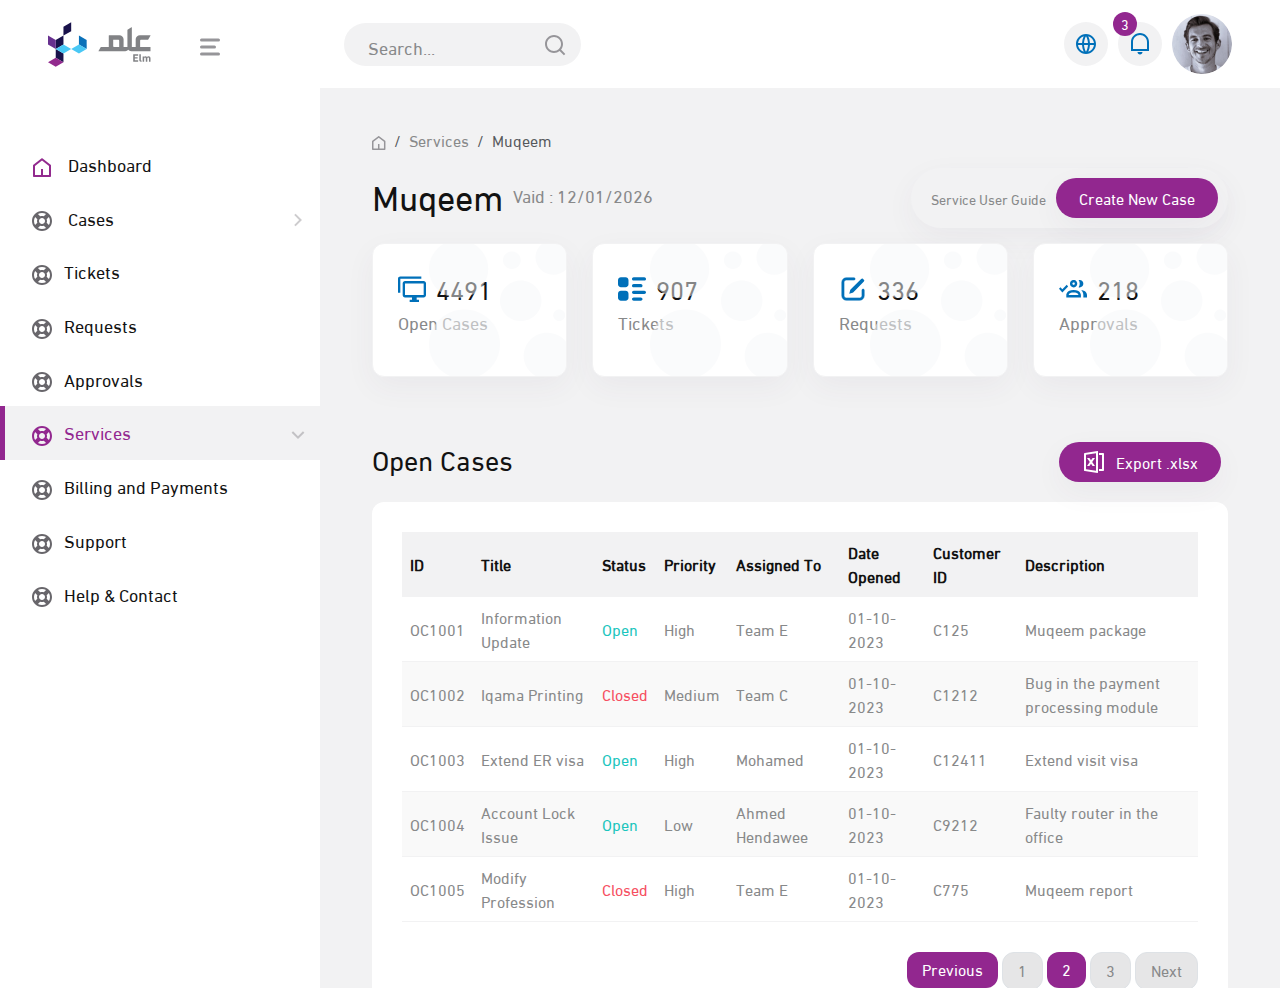
<file: service.html>
<!DOCTYPE html>
<html lang="en">

<head>
    <meta charset="utf-8" />
    <meta name="viewport" content="width=device-width, initial-scale=1, shrink-to-fit=no" />
    <meta name="description" content="" />
    <meta name="author" content="" />
    <title>ServiceNow</title>
    <!-- Favicon-->
    <link rel="icon" type="image/x-icon" href="images/favicon.ico" />
    <link href="css/bootstrap.min.css" rel="stylesheet" />
    <link href="css/styles.css" rel="stylesheet" />
</head>

<body>
    <header class="header">
        <div class="container-fluid">
            <!-- Start Logo-->
            <div class="logo-wrap">
                <a href="#" class="logo">
                    <img src="images/Logo.svg" alt="Logo">
                </a>

                <button class="sidebarToggle" id="sidebarToggle">
                    <img src="images/ic-toggle.svg" alt="">
                </button>

            </div>
            <!-- End Logo-->
            <!-- Start Search navigation-->
            <div class="search-wrap">
                <form action="">
                    <input type="text" class="search-input form-control" name="search" value="" placeholder="Search...">
                </form>
            </div>
            <!-- End Search navigation-->
            <!-- Top navigation-->
            <nav class="navbar navbar-expand-md">
                <button class="navbar-toggler" type="button" data-bs-target="#navbar-contents" data-bs-toggle="collapse"
                    aria-controls="navbar-contents" aria-expanded="false" aria-label="Toggle navigation"><span
                        class="navbar-toggler-icon"></span></button>
                <div class="collapse navbar-collapse" id="navbar-contents">
                    <ul class="navbar-nav">
                        <li class="nav-item language">
                            <a class="nav-link" href="#" data-bs-toggle="dropdown">
                                <img src="images/ic-lang.svg" alt="">
                            </a>
                            <div class="dropdown-menu dropdown-menu-lang">
                                <a class="dropdown-item" href="#!" onclick="toggleLanguage('en')">
                                    <img src="images/assets/united-states.svg" alt="">
                                    English
                                </a>
                                <a class="dropdown-item" href="#!" onclick="toggleLanguage('ar')">
                                    <img src="images/assets/saudi-arabia.svg" alt="">
                                    Arabic
                                </a>
                            </div>
                        </li>
                        <li class="nav-item notification">
                            <a class="nav-link" href="#" data-bs-toggle="dropdown">
                                <img src="images/ic-notification.svg" alt="">
                                <span class="counter">3</span>
                            </a>
                            <div class="dropdown-menu dropdown-menu-notification">
                                <div class="notification-bx">
                                    <h4>Notifications</h4>
                                    <div class="bx-list">
                                        <a href="#!" class="symbol">
                                            <img src="images/assets/ic-dash.svg" alt="">
                                            <div class="symbol-info">
                                                <p>Project Alice</p>
                                                <span>Phase 1 development</span>
                                            </div>
                                        </a>
                                        <a href="#!" class="symbol">
                                            <img src="images/assets/ic-chart.svg" alt="">
                                            <div class="symbol-info">
                                                <p>Project Alice</p>
                                                <span>Phase 1 development</span>
                                            </div>
                                        </a>
                                        <a href="#!" class="symbol">
                                            <img src="images/assets/ic-lamp.svg" alt="">
                                            <div class="symbol-info">
                                                <p>Project Alice</p>
                                                <span>Phase 1 development</span>
                                            </div>
                                        </a>

                                    </div>
                                </div>
                            </div>
                        </li>
                        <li class="nav-item user-panel">
                            <a class="nav-link" href="#" data-bs-toggle="dropdown">
                                <img src="images/user.png" alt="">
                            </a>
                            <div class="dropdown-menu dropdown-menu-user">
                                <div class="user-info">
                                    <img src="images/user.png" alt="">
                                    <div class="info">
                                        <p class="name">Ahmed Hendawee</p>
                                        <p class="pos">hendawee@gmail.com</p>
                                    </div>
                                </div>
                                <div class="user-list">
                                    <ul>
                                        <li><a href="#">My Approvals</a></li>
                                        <li><a href="#">Open Cases</a></li>
                                        <li><a href="#">Requests</a></li>
                                        <li><a href="#">Get Help</a></li>
                                    </ul>

                                    <ul>
                                        <li><a href="#">Account Settings</a></li>
                                        <hr class="dropdown-divider">
                                        <li><a href="#">Sign Out</a></li>
                                    </ul>
                                </div>
                            </div>
                        </li>
                    </ul>
                </div>
            </nav>
        </div>
    </header>

    <div class="d-flex" id="wrapper">
        <!-- Sidebar-->
        <div class="sidebar-wrapper" id="sidebar-wrapper">
            <!-- Sidebar Navigation-->
            <div class="sidebar-nav">

                <li><a class="list-group-item " href="#!">
                        <svg xmlns="http://www.w3.org/2000/svg" width="24" height="24" viewBox="0 0 24 24">
                            <path
                                d="M13 18.9997H19V9.97791L12 4.53346L5 9.97791V18.9997H11V12.9997H13V18.9997ZM21 19.9997C21 20.552 20.5523 20.9997 20 20.9997H4C3.44772 20.9997 3 20.552 3 19.9997V9.48882C3 9.18023 3.14247 8.88893 3.38606 8.69947L11.3861 2.47725C11.7472 2.19639 12.2528 2.19639 12.6139 2.47725L20.6139 8.69947C20.8575 8.88893 21 9.18023 21 9.48882V19.9997Z"
                                fill="#922A8E" />
                        </svg>
                        Dashboard</a></li>
                <li>
                    <a class="list-group-item " href="#!" data-bs-toggle="collapse" data-bs-target="#cases-collapse">

                        <svg xmlns="http://www.w3.org/2000/svg" width="24" height="24" viewBox="0 0 24 24" fill="none">
                            <path
                                d="M12 2C17.5228 2 22 6.47715 22 12C22 17.5228 17.5228 22 12 22C6.47715 22 2 17.5228 2 12C2 6.47715 6.47715 2 12 2ZM12 17C11.355 17 10.7386 16.8779 10.1725 16.6555L7.93604 18.8923C9.12707 19.5961 10.5164 20 12 20C13.4836 20 14.8729 19.5961 16.064 18.8923L13.8275 16.6555C13.2614 16.8779 12.645 17 12 17ZM4 12C4 13.4836 4.40386 14.8729 5.10765 16.064L7.34451 13.8275C7.12213 13.2614 7 12.645 7 12C7 11.355 7.12213 10.7386 7.34451 10.1725L5.10765 7.93604C4.40386 9.12707 4 10.5164 4 12ZM18.8923 7.93604L16.6555 10.1725C16.8779 10.7386 17 11.355 17 12C17 12.645 16.8779 13.2614 16.6555 13.8275L18.8923 16.064C19.5961 14.8729 20 13.4836 20 12C20 10.5164 19.5961 9.12707 18.8923 7.93604ZM12 9C10.3431 9 9 10.3431 9 12C9 13.6569 10.3431 15 12 15C13.6569 15 15 13.6569 15 12C15 10.3431 13.6569 9 12 9ZM12 4C10.5164 4 9.12707 4.40386 7.93604 5.10765L10.1725 7.34451C10.7386 7.12213 11.355 7 12 7C12.645 7 13.2614 7.12213 13.8275 7.34451L16.064 5.10765C14.8729 4.40386 13.4836 4 12 4Z"
                                fill="#68666B" />
                        </svg>
                        <span>Cases</span>

                    </a>
                    <!-- Sidebar internal list-->
                    <ul class="collapse" id="cases-collapse">
                        <li><a href="#!" class="list-group-item ">My Cases</a></li>
                        <li><a href="#!" class="list-group-item ">Create New Case</a></li>
                        <li><a href="#!" class="list-group-item ">Report</a></li>
                    </ul>
                    <!-- End Sidebar internal list-->
                </li>
                <li><a class="list-group-item " href="#!"><svg xmlns="http://www.w3.org/2000/svg" width="24" height="24"
                            viewBox="0 0 24 24" fill="none">
                            <path
                                d="M12 2C17.5228 2 22 6.47715 22 12C22 17.5228 17.5228 22 12 22C6.47715 22 2 17.5228 2 12C2 6.47715 6.47715 2 12 2ZM12 17C11.355 17 10.7386 16.8779 10.1725 16.6555L7.93604 18.8923C9.12707 19.5961 10.5164 20 12 20C13.4836 20 14.8729 19.5961 16.064 18.8923L13.8275 16.6555C13.2614 16.8779 12.645 17 12 17ZM4 12C4 13.4836 4.40386 14.8729 5.10765 16.064L7.34451 13.8275C7.12213 13.2614 7 12.645 7 12C7 11.355 7.12213 10.7386 7.34451 10.1725L5.10765 7.93604C4.40386 9.12707 4 10.5164 4 12ZM18.8923 7.93604L16.6555 10.1725C16.8779 10.7386 17 11.355 17 12C17 12.645 16.8779 13.2614 16.6555 13.8275L18.8923 16.064C19.5961 14.8729 20 13.4836 20 12C20 10.5164 19.5961 9.12707 18.8923 7.93604ZM12 9C10.3431 9 9 10.3431 9 12C9 13.6569 10.3431 15 12 15C13.6569 15 15 13.6569 15 12C15 10.3431 13.6569 9 12 9ZM12 4C10.5164 4 9.12707 4.40386 7.93604 5.10765L10.1725 7.34451C10.7386 7.12213 11.355 7 12 7C12.645 7 13.2614 7.12213 13.8275 7.34451L16.064 5.10765C14.8729 4.40386 13.4836 4 12 4Z"
                                fill="#68666B" />
                        </svg>Tickets</a></li>
                <li><a class="list-group-item " href="#!"><svg xmlns="http://www.w3.org/2000/svg" width="24" height="24"
                            viewBox="0 0 24 24" fill="none">
                            <path
                                d="M12 2C17.5228 2 22 6.47715 22 12C22 17.5228 17.5228 22 12 22C6.47715 22 2 17.5228 2 12C2 6.47715 6.47715 2 12 2ZM12 17C11.355 17 10.7386 16.8779 10.1725 16.6555L7.93604 18.8923C9.12707 19.5961 10.5164 20 12 20C13.4836 20 14.8729 19.5961 16.064 18.8923L13.8275 16.6555C13.2614 16.8779 12.645 17 12 17ZM4 12C4 13.4836 4.40386 14.8729 5.10765 16.064L7.34451 13.8275C7.12213 13.2614 7 12.645 7 12C7 11.355 7.12213 10.7386 7.34451 10.1725L5.10765 7.93604C4.40386 9.12707 4 10.5164 4 12ZM18.8923 7.93604L16.6555 10.1725C16.8779 10.7386 17 11.355 17 12C17 12.645 16.8779 13.2614 16.6555 13.8275L18.8923 16.064C19.5961 14.8729 20 13.4836 20 12C20 10.5164 19.5961 9.12707 18.8923 7.93604ZM12 9C10.3431 9 9 10.3431 9 12C9 13.6569 10.3431 15 12 15C13.6569 15 15 13.6569 15 12C15 10.3431 13.6569 9 12 9ZM12 4C10.5164 4 9.12707 4.40386 7.93604 5.10765L10.1725 7.34451C10.7386 7.12213 11.355 7 12 7C12.645 7 13.2614 7.12213 13.8275 7.34451L16.064 5.10765C14.8729 4.40386 13.4836 4 12 4Z"
                                fill="#68666B" />
                        </svg>Requests</a></li>
                <li><a class="list-group-item " href="#!"><svg xmlns="http://www.w3.org/2000/svg" width="24" height="24"
                            viewBox="0 0 24 24" fill="none">
                            <path
                                d="M12 2C17.5228 2 22 6.47715 22 12C22 17.5228 17.5228 22 12 22C6.47715 22 2 17.5228 2 12C2 6.47715 6.47715 2 12 2ZM12 17C11.355 17 10.7386 16.8779 10.1725 16.6555L7.93604 18.8923C9.12707 19.5961 10.5164 20 12 20C13.4836 20 14.8729 19.5961 16.064 18.8923L13.8275 16.6555C13.2614 16.8779 12.645 17 12 17ZM4 12C4 13.4836 4.40386 14.8729 5.10765 16.064L7.34451 13.8275C7.12213 13.2614 7 12.645 7 12C7 11.355 7.12213 10.7386 7.34451 10.1725L5.10765 7.93604C4.40386 9.12707 4 10.5164 4 12ZM18.8923 7.93604L16.6555 10.1725C16.8779 10.7386 17 11.355 17 12C17 12.645 16.8779 13.2614 16.6555 13.8275L18.8923 16.064C19.5961 14.8729 20 13.4836 20 12C20 10.5164 19.5961 9.12707 18.8923 7.93604ZM12 9C10.3431 9 9 10.3431 9 12C9 13.6569 10.3431 15 12 15C13.6569 15 15 13.6569 15 12C15 10.3431 13.6569 9 12 9ZM12 4C10.5164 4 9.12707 4.40386 7.93604 5.10765L10.1725 7.34451C10.7386 7.12213 11.355 7 12 7C12.645 7 13.2614 7.12213 13.8275 7.34451L16.064 5.10765C14.8729 4.40386 13.4836 4 12 4Z"
                                fill="#68666B" />
                        </svg>Approvals</a></li>

                <li>
                    <a class="list-group-item active" href="#!" data-bs-toggle="collapse"
                        data-bs-target="#service-collapse" aria-expanded="true">
                        <svg xmlns="http://www.w3.org/2000/svg" width="24" height="24" viewBox="0 0 24 24" fill="none">
                            <path
                                d="M12 2C17.5228 2 22 6.47715 22 12C22 17.5228 17.5228 22 12 22C6.47715 22 2 17.5228 2 12C2 6.47715 6.47715 2 12 2ZM12 17C11.355 17 10.7386 16.8779 10.1725 16.6555L7.93604 18.8923C9.12707 19.5961 10.5164 20 12 20C13.4836 20 14.8729 19.5961 16.064 18.8923L13.8275 16.6555C13.2614 16.8779 12.645 17 12 17ZM4 12C4 13.4836 4.40386 14.8729 5.10765 16.064L7.34451 13.8275C7.12213 13.2614 7 12.645 7 12C7 11.355 7.12213 10.7386 7.34451 10.1725L5.10765 7.93604C4.40386 9.12707 4 10.5164 4 12ZM18.8923 7.93604L16.6555 10.1725C16.8779 10.7386 17 11.355 17 12C17 12.645 16.8779 13.2614 16.6555 13.8275L18.8923 16.064C19.5961 14.8729 20 13.4836 20 12C20 10.5164 19.5961 9.12707 18.8923 7.93604ZM12 9C10.3431 9 9 10.3431 9 12C9 13.6569 10.3431 15 12 15C13.6569 15 15 13.6569 15 12C15 10.3431 13.6569 9 12 9ZM12 4C10.5164 4 9.12707 4.40386 7.93604 5.10765L10.1725 7.34451C10.7386 7.12213 11.355 7 12 7C12.645 7 13.2614 7.12213 13.8275 7.34451L16.064 5.10765C14.8729 4.40386 13.4836 4 12 4Z"
                                fill="#68666B" />
                        </svg>Services</a>
                    <!-- Sidebar internal list-->
                    <ul class="collapse" id="service-collapse">
                        <li><a href="#!" class="list-group-item ">Muqeem</a></li>
                        <li><a href="#!" class="list-group-item ">Yakeen</a></li>
                        <li><a href="#!" class="list-group-item ">Tamm</a></li>
                        <li><a href="#!" class="list-group-item ">Efada</a></li>
                    </ul>
                    <!-- End Sidebar internal list-->
                </li>
                <li><a class="list-group-item " href="#!"><svg xmlns="http://www.w3.org/2000/svg" width="24" height="24"
                            viewBox="0 0 24 24" fill="none">
                            <path
                                d="M12 2C17.5228 2 22 6.47715 22 12C22 17.5228 17.5228 22 12 22C6.47715 22 2 17.5228 2 12C2 6.47715 6.47715 2 12 2ZM12 17C11.355 17 10.7386 16.8779 10.1725 16.6555L7.93604 18.8923C9.12707 19.5961 10.5164 20 12 20C13.4836 20 14.8729 19.5961 16.064 18.8923L13.8275 16.6555C13.2614 16.8779 12.645 17 12 17ZM4 12C4 13.4836 4.40386 14.8729 5.10765 16.064L7.34451 13.8275C7.12213 13.2614 7 12.645 7 12C7 11.355 7.12213 10.7386 7.34451 10.1725L5.10765 7.93604C4.40386 9.12707 4 10.5164 4 12ZM18.8923 7.93604L16.6555 10.1725C16.8779 10.7386 17 11.355 17 12C17 12.645 16.8779 13.2614 16.6555 13.8275L18.8923 16.064C19.5961 14.8729 20 13.4836 20 12C20 10.5164 19.5961 9.12707 18.8923 7.93604ZM12 9C10.3431 9 9 10.3431 9 12C9 13.6569 10.3431 15 12 15C13.6569 15 15 13.6569 15 12C15 10.3431 13.6569 9 12 9ZM12 4C10.5164 4 9.12707 4.40386 7.93604 5.10765L10.1725 7.34451C10.7386 7.12213 11.355 7 12 7C12.645 7 13.2614 7.12213 13.8275 7.34451L16.064 5.10765C14.8729 4.40386 13.4836 4 12 4Z"
                                fill="#68666B" />
                        </svg>Billing and Payments</a></li>
                <li><a class="list-group-item " href="#!"><svg xmlns="http://www.w3.org/2000/svg" width="24" height="24"
                            viewBox="0 0 24 24" fill="none">
                            <path
                                d="M12 2C17.5228 2 22 6.47715 22 12C22 17.5228 17.5228 22 12 22C6.47715 22 2 17.5228 2 12C2 6.47715 6.47715 2 12 2ZM12 17C11.355 17 10.7386 16.8779 10.1725 16.6555L7.93604 18.8923C9.12707 19.5961 10.5164 20 12 20C13.4836 20 14.8729 19.5961 16.064 18.8923L13.8275 16.6555C13.2614 16.8779 12.645 17 12 17ZM4 12C4 13.4836 4.40386 14.8729 5.10765 16.064L7.34451 13.8275C7.12213 13.2614 7 12.645 7 12C7 11.355 7.12213 10.7386 7.34451 10.1725L5.10765 7.93604C4.40386 9.12707 4 10.5164 4 12ZM18.8923 7.93604L16.6555 10.1725C16.8779 10.7386 17 11.355 17 12C17 12.645 16.8779 13.2614 16.6555 13.8275L18.8923 16.064C19.5961 14.8729 20 13.4836 20 12C20 10.5164 19.5961 9.12707 18.8923 7.93604ZM12 9C10.3431 9 9 10.3431 9 12C9 13.6569 10.3431 15 12 15C13.6569 15 15 13.6569 15 12C15 10.3431 13.6569 9 12 9ZM12 4C10.5164 4 9.12707 4.40386 7.93604 5.10765L10.1725 7.34451C10.7386 7.12213 11.355 7 12 7C12.645 7 13.2614 7.12213 13.8275 7.34451L16.064 5.10765C14.8729 4.40386 13.4836 4 12 4Z"
                                fill="#68666B" />
                        </svg>Support</a></li>
                <li><a class="list-group-item " href="#!"><svg xmlns="http://www.w3.org/2000/svg" width="24" height="24"
                            viewBox="0 0 24 24" fill="none">
                            <path
                                d="M12 2C17.5228 2 22 6.47715 22 12C22 17.5228 17.5228 22 12 22C6.47715 22 2 17.5228 2 12C2 6.47715 6.47715 2 12 2ZM12 17C11.355 17 10.7386 16.8779 10.1725 16.6555L7.93604 18.8923C9.12707 19.5961 10.5164 20 12 20C13.4836 20 14.8729 19.5961 16.064 18.8923L13.8275 16.6555C13.2614 16.8779 12.645 17 12 17ZM4 12C4 13.4836 4.40386 14.8729 5.10765 16.064L7.34451 13.8275C7.12213 13.2614 7 12.645 7 12C7 11.355 7.12213 10.7386 7.34451 10.1725L5.10765 7.93604C4.40386 9.12707 4 10.5164 4 12ZM18.8923 7.93604L16.6555 10.1725C16.8779 10.7386 17 11.355 17 12C17 12.645 16.8779 13.2614 16.6555 13.8275L18.8923 16.064C19.5961 14.8729 20 13.4836 20 12C20 10.5164 19.5961 9.12707 18.8923 7.93604ZM12 9C10.3431 9 9 10.3431 9 12C9 13.6569 10.3431 15 12 15C13.6569 15 15 13.6569 15 12C15 10.3431 13.6569 9 12 9ZM12 4C10.5164 4 9.12707 4.40386 7.93604 5.10765L10.1725 7.34451C10.7386 7.12213 11.355 7 12 7C12.645 7 13.2614 7.12213 13.8275 7.34451L16.064 5.10765C14.8729 4.40386 13.4836 4 12 4Z"
                                fill="#68666B" />
                        </svg>Help & Contact</a></li>
            </div>
            <!-- Sidebar Navigation-->
        </div>
        <!-- End Sidebar -->
        <!-- Page content wrapper-->
        <main id="page-content-wrapper">
            <!-- Page content-->
            <div class="container-fluid">
                <nav aria-label="breadcrumb">
                    <ol class="breadcrumb">
                        <li class="breadcrumb-item"><a href="#">
                                <img src="images/bread-vector.svg" alt="home">
                            </a></li>
                        <li class="breadcrumb-item"><a href="#">Services</a></li>
                        <li class="breadcrumb-item active" aria-current="page">Muqeem</li>
                    </ol>
                </nav>
                <!-- Start service Section -->
                <section class="row service-section">
                    <div class="title-with-action service-title">
                        <h3>
                            Muqeem
                            <span>
                                Vaid : 12/01/2026
                            </span>
                        </h3>
                        <div class="actionBtn">
                            <div class="add">
                                <a href="#1">
                                    Service User Guide
                                </a>
                            </div>
                            <div class="current">
                                <a href="#!">Create New Case</a>
                            </div>
                        </div>
                    </div>
                    <!-- Summary Services -->
                    <div class="services-sammary">
                        <ul>
                            <li>
                                <a class="" href="#!">
                                    <div>
                                        <svg width="24" height="23" viewBox="0 0 24 23" fill="none"
                                            xmlns="http://www.w3.org/2000/svg">
                                            <path
                                                d="M22 16.6809V6.68091H6V16.6809H22ZM22 4.68091C22.5304 4.68091 23.0391 4.89162 23.4142 5.26669C23.7893 5.64177 24 6.15048 24 6.68091V16.6809C24 17.7909 23.1 18.6809 22 18.6809H16V20.6809H18V22.6809H10V20.6809H12V18.6809H6C4.89 18.6809 4 17.7909 4 16.6809V6.68091C4 6.15048 4.21071 5.64177 4.58579 5.26669C4.96086 4.89162 5.46957 4.68091 6 4.68091H22ZM2 2.68091V14.6809H0V2.68091C0 2.15048 0.210714 1.64177 0.585786 1.26669C0.960859 0.891622 1.46957 0.680908 2 0.680908H20V2.68091H2Z"
                                                fill="#0070B9" />
                                        </svg>

                                        <span>4491</span>
                                    </div>
                                    <p>Open Cases</p>
                                </a>
                            </li>

                            <li>
                                <a class="" href="#!">
                                    <div>
                                        <svg width="19" height="16" viewBox="0 0 19 16" fill="none"
                                            xmlns="http://www.w3.org/2000/svg">
                                            <path
                                                d="M2 -0.000732422C0.895431 -0.000732422 0 0.894698 0 1.99927V4.85641C0 5.96098 0.895431 6.85641 2 6.85641H5.125C6.22957 6.85641 7.125 5.96098 7.125 4.85641V1.99927C7.125 0.894697 6.22957 -0.000732422 5.125 -0.000732422H2ZM10.6429 -0.000732422C10.0117 -0.000732422 9.5 0.510942 9.5 1.14212C9.5 1.77331 10.0117 2.28498 10.6429 2.28498H17.8571C18.4883 2.28498 19 1.77331 19 1.14212C19 0.510942 18.4883 -0.000732422 17.8571 -0.000732422H10.6429ZM10.6429 4.5707C10.0117 4.5707 9.5 5.08237 9.5 5.71355C9.5 6.34474 10.0117 6.85641 10.6429 6.85641H15.4821C16.1133 6.85641 16.625 6.34474 16.625 5.71355C16.625 5.08237 16.1133 4.5707 15.4821 4.5707H10.6429ZM2 9.14213C0.895431 9.14213 0 10.0376 0 11.1421V13.9993C0 15.1038 0.895431 15.9993 2 15.9993H5.125C6.22957 15.9993 7.125 15.1038 7.125 13.9993V11.1421C7.125 10.0376 6.22957 9.14213 5.125 9.14213H2ZM10.6429 9.14213C10.0117 9.14213 9.5 9.6538 9.5 10.285C9.5 10.9162 10.0117 11.4278 10.6429 11.4278H17.8571C18.4883 11.4278 19 10.9162 19 10.285C19 9.6538 18.4883 9.14213 17.8571 9.14213H10.6429ZM10.6429 13.7136C10.0117 13.7136 9.5 14.2252 9.5 14.8564C9.5 15.4876 10.0117 15.9993 10.6429 15.9993H15.4821C16.1133 15.9993 16.625 15.4876 16.625 14.8564C16.625 14.2252 16.1133 13.7136 15.4821 13.7136H10.6429Z"
                                                fill="#0070B9" />
                                        </svg>

                                        <span>907</span>
                                    </div>
                                    <p>Tickets</p>
                                </a>
                            </li>

                            <li>
                                <a class="" href="#!">
                                    <div>
                                        <svg width="24" height="25" viewBox="0 0 24 25" fill="none"
                                            xmlns="http://www.w3.org/2000/svg">
                                            <path
                                                d="M21.4979 6.10357L12.5754 15.2459C12.2978 15.5303 11.9624 15.7385 11.6428 15.8246L8.64863 16.6318L9.45912 13.6253C9.54331 13.313 9.7441 12.9853 10.0192 12.7112L19.0594 3.70197C19.645 3.11839 20.4027 2.92998 20.7534 3.28072L21.9009 4.42817C22.2473 4.7746 22.0682 5.51927 21.4979 6.10357Z"
                                                fill="#0070B9" />
                                            <path
                                                d="M12.9056 2.5C13.458 2.5 13.9058 2.94772 13.9058 3.5C13.9058 4.05228 13.458 4.5 12.9056 4.5H6.00422C4.89943 4.5 4.00382 5.39543 4.00382 6.5V18.5C4.00382 19.6046 4.89943 20.5 6.00422 20.5H18.0066C19.1114 20.5 20.007 19.6046 20.007 18.5V13.5C20.007 12.9477 20.4548 12.5 21.0072 12.5C21.5596 12.5 22.0074 12.9477 22.0074 13.5V18.5C22.0074 20.7091 20.2162 22.5 18.0066 22.5H6.00422C3.79464 22.5 2.00342 20.7091 2.00342 18.5V6.5C2.00342 4.29086 3.79464 2.5 6.00422 2.5H12.9056Z"
                                                fill="#0070B9" stroke="#0070B9" stroke-width="0.5" />
                                        </svg>

                                        <span>336</span>
                                    </div>
                                    <p>Requests</p>
                                </a>
                            </li>


                            <li>
                                <a class="" href="#!">
                                    <div>
                                        <svg width="24" height="16" viewBox="0 0 24 16" fill="none"
                                            xmlns="http://www.w3.org/2000/svg">
                                            <path
                                                d="M12.5217 6.60948C13.1409 6.60948 13.7461 6.42097 14.2609 6.06778C14.7757 5.71459 15.1769 5.21258 15.4139 4.62525C15.6508 4.03791 15.7128 3.39163 15.592 2.76812C15.4712 2.14461 15.1731 1.57188 14.7353 1.12235C14.2975 0.672826 13.7397 0.366695 13.1325 0.242671C12.5252 0.118647 11.8958 0.182301 11.3238 0.425583C10.7518 0.668864 10.2629 1.08085 9.91888 1.60943C9.5749 2.13802 9.3913 2.75947 9.3913 3.3952C9.3913 4.24768 9.72112 5.06524 10.3082 5.66804C10.8953 6.27083 11.6915 6.60948 12.5217 6.60948ZM12.5217 2.32377C12.7281 2.32377 12.9299 2.3866 13.1015 2.50433C13.2731 2.62207 13.4068 2.7894 13.4858 2.98518C13.5648 3.18096 13.5854 3.39638 13.5452 3.60422C13.5049 3.81206 13.4055 4.00297 13.2596 4.15281C13.1137 4.30265 12.9277 4.4047 12.7253 4.44604C12.5229 4.48738 12.3131 4.46616 12.1224 4.38507C11.9317 4.30397 11.7688 4.16664 11.6541 3.99045C11.5395 3.81425 11.4783 3.6071 11.4783 3.3952C11.4783 3.11103 11.5882 2.83851 11.7839 2.63758C11.9796 2.43665 12.245 2.32377 12.5217 2.32377ZM16.8104 6.45948C17.4209 5.56058 17.7482 4.49107 17.7482 3.3952C17.7482 2.29932 17.4209 1.22981 16.8104 0.330909C17.1105 0.231709 17.4239 0.181103 17.7391 0.180909C18.5694 0.180909 19.3656 0.519556 19.9527 1.12235C20.5398 1.72515 20.8696 2.54271 20.8696 3.3952C20.8696 4.24768 20.5398 5.06524 19.9527 5.66804C19.3656 6.27083 18.5694 6.60948 17.7391 6.60948C17.4239 6.60929 17.1105 6.55868 16.8104 6.45948ZM12.5217 8.75234C6.26087 8.75234 6.26087 13.0381 6.26087 13.0381V15.1809H18.7826V13.0381C18.7826 13.0381 18.7826 8.75234 12.5217 8.75234ZM8.34783 13.0381C8.34783 12.7273 8.68174 10.8952 12.5217 10.8952C16.1739 10.8952 16.633 12.5666 16.6957 13.0381M24 13.0381V15.1809H20.8696V13.0381C20.8452 12.2416 20.6665 11.4581 20.344 10.7333C20.0216 10.0085 19.5617 9.35695 18.9913 8.81662C24 9.34162 24 13.0381 24 13.0381ZM6.61565 4.38091L7.82609 5.89162L2.86957 10.9809L0 7.76662L1.21043 6.52377L2.86957 8.21662L6.61565 4.38091Z"
                                                fill="#0070B9" />
                                        </svg>

                                        <span>218</span>
                                    </div>
                                    <p>Approvals</p>
                                </a>
                            </li>
                        </ul>
                    </div>
                    <!-- End Summary Services -->
                    <!-- Start opencases -->
                    <div class="open-cases cases-box">
                        <div class="section-title-with-action">
                            <h3>
                                Open Cases
                            </h3>
                            <div class="tool-action">
                                <div class="add">
                                    <a href="#1">
                                        <svg xmlns="http://www.w3.org/2000/svg" width="24" height="24"
                                            viewBox="0 0 24 24" fill="none">
                                            <path
                                                d="M2.85858 2.87756L15.4293 1.08175C15.7027 1.0427 15.9559 1.23265 15.995 1.50601C15.9983 1.52943 16 1.55306 16 1.57672V22.4237C16 22.6999 15.7761 22.9237 15.5 22.9237C15.4763 22.9237 15.4527 22.922 15.4293 22.9187L2.85858 21.1229C2.36593 21.0525 2 20.6306 2 20.1329V3.86751C2 3.36986 2.36593 2.94794 2.85858 2.87756ZM4 4.73481V19.2656L14 20.6942V3.30624L4 4.73481ZM17 19.0002H20V5.00022H17V3.00022H21C21.5523 3.00022 22 3.44793 22 4.00022V20.0002C22 20.5525 21.5523 21.0002 21 21.0002H17V19.0002ZM10.2 12.0002L13 16.0002H10.6L9 13.7145L7.39999 16.0002H5L7.8 12.0002L5 8.00022H7.39999L9 10.2859L10.6 8.00022H13L10.2 12.0002Z"
                                                fill="white" />
                                        </svg>
                                        Export .xlsx
                                    </a>
                                </div>
                            </div>

                        </div>
                        <div class="open-case-tbl">
                            <div class="table-responsive">
                                <table class="cases-table">
                                    <thead>
                                        <tr>
                                            <th>ID</th>
                                            <th>Title</th>
                                            <th>Status</th>
                                            <th>Priority</th>
                                            <th>Assigned To</th>
                                            <th>Date Opened</th>
                                            <th>Customer ID</th>
                                            <th>Description</th>
                                        </tr>
                                    </thead>
                                    <tbody>
                                        <tr>
                                            <td>OC1001</td>
                                            <td>Information Update</td>
                                            <td class="status-open">Open</td>
                                            <td>High</td>
                                            <td>Team E</td>
                                            <td>01-10-2023</td>
                                            <td>C125</td>
                                            <td>Muqeem package</td>
                                        </tr>
                                        <tr>
                                            <td>OC1002</td>
                                            <td>Iqama Printing</td>
                                            <td class="status-closed">Closed</td>
                                            <td>Medium</td>
                                            <td>Team C</td>
                                            <td>01-10-2023</td>
                                            <td>C1212</td>
                                            <td>Bug in the payment processing module</td>
                                        </tr>
                                        <tr>
                                            <td>OC1003</td>
                                            <td>Extend ER visa</td>
                                            <td class="status-open">Open</td>
                                            <td>High</td>
                                            <td>Mohamed</td>
                                            <td>01-10-2023</td>
                                            <td>C12411</td>
                                            <td>Extend visit visa</td>
                                        </tr>
                                        <tr>
                                            <td>OC1004</td>
                                            <td>Account Lock Issue</td>
                                            <td class="status-open">Open</td>
                                            <td>Low</td>
                                            <td>Ahmed Hendawee</td>
                                            <td>01-10-2023</td>
                                            <td>C9212</td>
                                            <td>Faulty router in the office</td>
                                        </tr>
                                        <tr>
                                            <td>OC1005</td>
                                            <td>Modify Profession</td>
                                            <td class="status-closed">Closed</td>
                                            <td>High</td>
                                            <td>Team E</td>
                                            <td>01-10-2023</td>
                                            <td>C775</td>
                                            <td>Muqeem report</td>
                                        </tr>
                                    </tbody>
                                </table>
                            </div>
                            <div class="paging">
                                <nav aria-label="...">
                                    <ul class="pagination">
                                        <li class="page-item disabled">
                                            <span class="page-link">Previous</span>
                                        </li>
                                        <li class="page-item"><a class="page-link" href="#">1</a></li>
                                        <li class="page-item active" aria-current="page">
                                            <span class="page-link">2</span>
                                        </li>
                                        <li class="page-item"><a class="page-link" href="#">3</a></li>
                                        <li class="page-item">
                                            <a class="page-link" href="#">Next</a>
                                        </li>
                                    </ul>
                                </nav>
                            </div>

                        </div>
                    </div>
                    <!-- End opencases -->

                    <!-- start closed cases -->
                    <div class="end-cases cases-box">
                        <div class="section-title-with-action">
                            <h3>
                                Closed Cases
                            </h3>
                            <div class="tool-action">
                                <div class="add">
                                    <a href="#1">
                                        <svg xmlns="http://www.w3.org/2000/svg" width="24" height="24"
                                            viewBox="0 0 24 24" fill="none">
                                            <path
                                                d="M2.85858 2.87756L15.4293 1.08175C15.7027 1.0427 15.9559 1.23265 15.995 1.50601C15.9983 1.52943 16 1.55306 16 1.57672V22.4237C16 22.6999 15.7761 22.9237 15.5 22.9237C15.4763 22.9237 15.4527 22.922 15.4293 22.9187L2.85858 21.1229C2.36593 21.0525 2 20.6306 2 20.1329V3.86751C2 3.36986 2.36593 2.94794 2.85858 2.87756ZM4 4.73481V19.2656L14 20.6942V3.30624L4 4.73481ZM17 19.0002H20V5.00022H17V3.00022H21C21.5523 3.00022 22 3.44793 22 4.00022V20.0002C22 20.5525 21.5523 21.0002 21 21.0002H17V19.0002ZM10.2 12.0002L13 16.0002H10.6L9 13.7145L7.39999 16.0002H5L7.8 12.0002L5 8.00022H7.39999L9 10.2859L10.6 8.00022H13L10.2 12.0002Z"
                                                fill="white" />
                                        </svg>
                                        Export .xlsx
                                    </a>
                                </div>
                            </div>

                        </div>
                        <div class="open-case-tbl">
                            <div class="table-responsive">
                                <table class="cases-table">
                                    <thead>
                                        <tr>
                                            <th>ID</th>
                                            <th>Title</th>
                                            <th>Status</th>
                                            <th>Priority</th>
                                            <th>Assigned To</th>
                                            <th>Date Opened</th>
                                            <th>Customer ID</th>
                                            <th>Description</th>
                                        </tr>
                                    </thead>
                                    <tbody>
                                        <tr>
                                            <td>OC1001</td>
                                            <td>Information Update</td>
                                            <td class="status-open">Open</td>
                                            <td>High</td>
                                            <td>Team E</td>
                                            <td>01-10-2023</td>
                                            <td>C125</td>
                                            <td>Muqeem package</td>
                                        </tr>
                                        <tr>
                                            <td>OC1002</td>
                                            <td>Iqama Printing</td>
                                            <td class="status-closed">Closed</td>
                                            <td>Medium</td>
                                            <td>Team C</td>
                                            <td>01-10-2023</td>
                                            <td>C1212</td>
                                            <td>Bug in the payment processing module</td>
                                        </tr>
                                        <tr>
                                            <td>OC1003</td>
                                            <td>Extend ER visa</td>
                                            <td class="status-open">Open</td>
                                            <td>High</td>
                                            <td>Mohamed</td>
                                            <td>01-10-2023</td>
                                            <td>C12411</td>
                                            <td>Extend visit visa</td>
                                        </tr>
                                        <tr>
                                            <td>OC1004</td>
                                            <td>Account Lock Issue</td>
                                            <td class="status-open">Open</td>
                                            <td>Low</td>
                                            <td>Ahmed Hendawee</td>
                                            <td>01-10-2023</td>
                                            <td>C9212</td>
                                            <td>Faulty router in the office</td>
                                        </tr>
                                        <tr>
                                            <td>OC1005</td>
                                            <td>Modify Profession</td>
                                            <td class="status-closed">Closed</td>
                                            <td>High</td>
                                            <td>Team E</td>
                                            <td>01-10-2023</td>
                                            <td>C775</td>
                                            <td>Muqeem report</td>
                                        </tr>
                                    </tbody>
                                </table>
                            </div>
                            <div class="paging">
                                <nav aria-label="...">
                                    <ul class="pagination">
                                        <li class="page-item disabled">
                                            <span class="page-link">Previous</span>
                                        </li>
                                        <li class="page-item"><a class="page-link" href="#">1</a></li>
                                        <li class="page-item active" aria-current="page">
                                            <span class="page-link">2</span>
                                        </li>
                                        <li class="page-item"><a class="page-link" href="#">3</a></li>
                                        <li class="page-item">
                                            <a class="page-link" href="#">Next</a>
                                        </li>
                                    </ul>
                                </nav>
                            </div>

                        </div>
                    </div>
                    <!-- end closed cases -->
                </section>

                <!-- End service Section -->


            </div>
        </main>
    </div>
    <!-- Bootstrap core JS-->
    <script src="js/bootstrap.min.js"></script>
    <script src="js/languages.js"></script>
    <script src="js/scripts.js"></script>
</body>

</html>
</file>
<file: css/styles.css>
@font-face {
  font-family: "DIN Next LT W23";
  src: url("../fonts/644ad789-1663-4740-a778-649cfad3951a.eot?iefix") format("eot");
}
@font-face {
  font-family: "DIN Next LT W23";
  src: url("../fonts/644ad789-1663-4740-a778-649cfad3951a.eot?iefix");
  src: url("../fonts/b53d284e-baaa-45fe-a2d9-9ed3d364834f.woff") format("woff"), url("../fonts/decc2f6c-155a-4101-aaa9-e8570711af71.ttf") format("truetype"), url("../fonts/96953c77-fad6-4aa8-93d1-24182ebd0494.svg#96953c77-fad6-4aa8-93d1-24182ebd0494") format("svg");
}
@font-face {
  font-family: "DIN Next LT W23 Medium";
  src: url("../fonts/6e7f8ec5-ab54-4a5f-bb89-ef815c6a6e14.eot?iefix") format("eot");
}
@font-face {
  font-family: "DIN Next LT W23 Medium";
  src: url("../fonts/6e7f8ec5-ab54-4a5f-bb89-ef815c6a6e14.eot?iefix");
  src: url("../fonts/1424678a-7c69-4221-ba01-30a5d88e631d.woff") format("woff"), url("../fonts/2e195c47-57c9-413e-80a7-e89bc6357180.ttf") format("truetype"), url("../fonts/bf37d5ca-0243-42f1-b614-0857ec2c7aab.svg#bf37d5ca-0243-42f1-b614-0857ec2c7aab") format("svg");
}
@keyframes menu-sub-dropdown-animation-fade-in {
  from {
    opacity: 0;
  }
  to {
    opacity: 1;
  }
}
@keyframes menu-sub-dropdown-animation-move-up {
  from {
    margin-top: 0.75rem;
  }
  to {
    margin-top: 0;
  }
}
@keyframes menu-sub-dropdown-animation-move-down {
  from {
    margin-bottom: 0.75rem;
  }
  to {
    margin-bottom: 0;
  }
}
:root {
  --primary: #0070b9;
  --secondary: #92278f;
  --text_color: #58595b;
  --site_bg: #f2f2f3;
  --grey: #88898a;
  --light-grey: #ccc;
  --white: #fff;
  --black: #121212;
  --black-half: rgba(0, 0, 0, 0.5);
  --white-half: rgba(255, 255, 255, 0.5);
  --box-shadow: 0px 10px 30px 0px rgba(82, 63, 105, 0.05);
  --border: #f1f1f4;
  --green: #1bc5bd;
  --red: #f64e60;
  --border-radius:12px;
}

a {
  text-decoration: none;
  transition: 0.3s all ease;
}

::-webkit-scrollbar {
  width: 6px;
  background: var(--white);
}

/* Track */
::-webkit-scrollbar-track {
  border-radius: 3px;
  background-color: var(--border);
}

/* Handle */
::-webkit-scrollbar-thumb {
  background: var(--light-grey);
  border-radius: 3px;
}

::-webkit-scrollbar-thumb:window-inactive {
  background: var(--primary);
}

::-moz-placeholder {
  color: var(--grey) !important;
  opacity: 1; /* Firefox */
}

::placeholder {
  color: var(--grey) !important;
  opacity: 1; /* Firefox */
}

::-ms-input-placeholder {
  /* Edge 12 -18 */
  color: var(--grey) !important;
}

.dropdown-item:active {
  background: var(--site_bg);
  color: var(--primary);
}

body {
  font-family: "DIN Next LT W23";
  color: var(--text_color);
  background-color: var(--white);
  line-height: 150%;
}
body #page-content-wrapper {
  padding: 40px;
  background: var(--site_bg);
  transition: all 0.25s ease-out;
}
@media (min-width: 350px) {
  body #page-content-wrapper {
    min-width: 100%;
    width: 100%;
    padding-inline-start: 360px;
    border-top-left-radius: 60px;
  }
}
@media (max-width: 992px) {
  body #page-content-wrapper {
    padding-inline-start: 60px;
  }
}
@media (min-width: 350px) {
  body.rtl #page-content-wrapper {
    border-top-right-radius: 60px;
    border-top-left-radius: initial;
  }
}
@media (min-width: 350px) {
  body.sb-sidenav-toggled #sidebar-wrapper {
    margin-inline-start: -320px;
  }
}
@media (min-width: 350px) {
  body.sb-sidenav-toggled #page-content-wrapper {
    padding-inline-start: 40px;
  }
}
@media (max-width: 992px) {
  body.sb-sidenav-toggled #page-content-wrapper {
    padding-inline-start: 20px;
    padding-inline-end: 20px;
    overflow: auto;
  }
}

#wrapper {
  height: 100vh;
  overflow: auto;
  margin-top: 88px;
}

/* LTR specific styles */
.ltr {
  direction: ltr;
  text-align: left;
}

/* RTL specific styles */
.rtl {
  direction: rtl;
  text-align: right;
}

header.header {
  z-index: 99;
  position: fixed;
  inset-inline-start: 0;
  inset-inline-end: 0;
  top: 0;
  background: var(--white);
}
header.header .container-fluid {
  display: flex;
  justify-content: space-between;
  align-items: center;
  flex-direction: row;
  padding: 14px 48px;
}
@media (max-width: 769px) {
  header.header .container-fluid {
    flex-direction: column;
  }
}
header.header .container-fluid .logo-wrap {
  display: flex;
  justify-content: space-between;
  align-items: center;
  flex-direction: row;
  flex: 0 0 15%;
}
@media (max-width: 769px) {
  header.header .container-fluid .logo-wrap {
    width: 100%;
  }
}
header.header .container-fluid .logo-wrap .logo img {
  height: 45px;
}
header.header .container-fluid .logo-wrap .sidebarToggle {
  background-color: transparent;
  border: 0 !important;
  outline: none !important;
}
header.header .container-fluid .logo-wrap .sidebarToggle img {
  transition: 0.3s all ease;
}
header.header .container-fluid .logo-wrap .sidebarToggle img:hover {
  filter: sepia(100%) hue-rotate(190deg) saturate(500%);
  transform: rotateZ(180deg);
}
header.header .container-fluid .search-wrap {
  position: relative;
  width: 20%;
  margin-inline-end: auto;
  margin-inline-start: 10%;
}
@media (max-width: 992px) {
  header.header .container-fluid .search-wrap {
    width: 40%;
  }
}
@media (max-width: 769px) {
  header.header .container-fluid .search-wrap {
    width: 100%;
    margin: 20px 0;
    display: none;
  }
}
header.header .container-fluid .search-wrap form {
  position: relative;
}
header.header .container-fluid .search-wrap form:after {
  content: "";
  width: 21px;
  height: 21px;
  position: absolute;
  background: url(../images/ic-search.svg) no-repeat;
  background-size: cover;
  inset-inline-end: 15px;
  top: 12px;
}
header.header .container-fluid .search-wrap input {
  font-family: "DIN Next LT W23";
  font-size: 18px;
  line-height: 150%;
  color: var(--grey);
  border-radius: 32px;
  background: var(--site_bg);
  border: none !important;
  padding-top: 10px;
  padding-inline-end: 38px;
  padding-top: 10px;
  padding-inline-start: 24px;
}
header.header .container-fluid .search-wrap input:active, header.header .container-fluid .search-wrap input:focus {
  box-shadow: none;
  border-color: var(--light-grey);
}
header.header .container-fluid nav.navbar {
  padding: 0;
}
@media (max-width: 769px) {
  header.header .container-fluid nav.navbar {
    width: 100%;
  }
}
@media (max-width: 769px) {
  header.header .container-fluid nav.navbar .navbar-toggler {
    position: fixed;
    top: 20px;
    padding: 5px 7px;
    border: none;
    right: auto;
    left: 50%;
    width: -moz-fit-content;
    width: fit-content;
    margin: auto;
    box-shadow: none !important;
  }
}
@media (max-width: 769px) {
  .rtl header.header .container-fluid nav.navbar .navbar-toggler {
    left: auto;
    right: 50%;
  }
}
header.header .container-fluid nav.navbar .navbar-nav {
  display: flex;
  justify-content: space-between;
  align-items: center;
  flex-direction: row;
  gap: 10px;
}
@media (max-width: 769px) {
  header.header .container-fluid nav.navbar .navbar-nav {
    justify-content: center;
    gap: 20px;
  }
}
header.header .container-fluid nav.navbar .navbar-nav .nav-item {
  position: relative;
}
@media (max-width: 769px) {
  header.header .container-fluid nav.navbar .navbar-nav .nav-item {
    position: static;
  }
}
header.header .container-fluid nav.navbar .navbar-nav .nav-item.language a.nav-link, header.header .container-fluid nav.navbar .navbar-nav .nav-item.notification a.nav-link, header.header .container-fluid nav.navbar .navbar-nav .nav-item.user-panel a.nav-link {
  padding: 0;
  width: 44px;
  height: 44px;
  display: flex;
  justify-content: center;
  align-items: center;
  background: var(--site_bg);
  border-radius: 50%;
}
@media (max-width: 769px) {
  header.header .container-fluid nav.navbar .navbar-nav .nav-item.language .dropdown-menu, header.header .container-fluid nav.navbar .navbar-nav .nav-item.notification .dropdown-menu, header.header .container-fluid nav.navbar .navbar-nav .nav-item.user-panel .dropdown-menu {
    position: absolute;
    left: 0;
    right: 0;
    width: 60%;
    margin: auto;
    top: 100%;
  }
}
header.header .container-fluid nav.navbar .navbar-nav .nav-item.language .dropdown-menu .dropdown-item, header.header .container-fluid nav.navbar .navbar-nav .nav-item.notification .dropdown-menu .dropdown-item, header.header .container-fluid nav.navbar .navbar-nav .nav-item.user-panel .dropdown-menu .dropdown-item {
  display: block;
}
header.header .container-fluid nav.navbar .navbar-nav .nav-item.language .dropdown-menu .dropdown-item img, header.header .container-fluid nav.navbar .navbar-nav .nav-item.notification .dropdown-menu .dropdown-item img, header.header .container-fluid nav.navbar .navbar-nav .nav-item.user-panel .dropdown-menu .dropdown-item img {
  width: 20px;
  height: 20px;
  border-radius: 5px;
  margin-inline-end: 5px;
  position: relative;
  top: -2px;
}
header.header .container-fluid nav.navbar .navbar-nav .nav-item.language .dropdown-menu .dropdown-item.active, header.header .container-fluid nav.navbar .navbar-nav .nav-item.notification .dropdown-menu .dropdown-item.active, header.header .container-fluid nav.navbar .navbar-nav .nav-item.user-panel .dropdown-menu .dropdown-item.active {
  background: var(--site_bg) !important;
  color: var(--black);
}
@media (min-width: 769px) {
  header.header .container-fluid nav.navbar .navbar-nav .nav-item.language .dropdown-menu, header.header .container-fluid nav.navbar .navbar-nav .nav-item.notification .dropdown-menu, header.header .container-fluid nav.navbar .navbar-nav .nav-item.user-panel .dropdown-menu {
    inset-inline-end: 0;
    animation: menu-sub-dropdown-animation-fade-in 0.3s ease 1, menu-sub-dropdown-animation-move-up 0.3s ease 1;
    z-index: 1;
    position: fixed;
    margin: 0px;
    border: none;
    inset-block-start: 0;
    inset-inline-end: 55px;
    top: 55px;
    box-shadow: var(--box-shadow);
  }
}
@media (min-width: 769px) {
  header.header .container-fluid nav.navbar .navbar-nav .nav-item.language:hover > .dropdown-menu, header.header .container-fluid nav.navbar .navbar-nav .nav-item.notification:hover > .dropdown-menu, header.header .container-fluid nav.navbar .navbar-nav .nav-item.user-panel:hover > .dropdown-menu {
    display: block;
    margin-top: 0;
  }
}
header.header .container-fluid nav.navbar .navbar-nav .nav-item.language .dropdown-menu {
  min-width: 200px;
}
header.header .container-fluid nav.navbar .navbar-nav .nav-item.language .dropdown-menu a {
  padding: 5px 15px;
  color: var(--black);
  text-align: start;
}
header.header .container-fluid nav.navbar .navbar-nav .nav-item.notification a.nav-link {
  position: relative;
}
header.header .container-fluid nav.navbar .navbar-nav .nav-item.notification a.nav-link span.counter {
  position: absolute;
  top: -10px;
  inset-inline-start: -5px;
  background: var(--secondary);
  width: 24px;
  height: 24px;
  border-radius: 50%;
  text-align: center;
  color: var(--white);
  font-size: 14px;
}
header.header .container-fluid nav.navbar .navbar-nav .nav-item.notification .dropdown-menu {
  min-width: 250px;
}
header.header .container-fluid nav.navbar .navbar-nav .nav-item.notification .dropdown-menu h4 {
  font-family: "DIN Next LT W23 Medium";
  font-size: 18px;
  line-height: 150%;
  color: var(--black);
  border-bottom: 0.5px solid var(--light-grey);
  padding: 10px 20px;
  text-align: start;
}
header.header .container-fluid nav.navbar .navbar-nav .nav-item.notification .dropdown-menu .bx-list .symbol {
  display: flex;
  justify-content: stretch;
  align-items: start;
  text-align: start;
  padding: 10px 20px;
}
header.header .container-fluid nav.navbar .navbar-nav .nav-item.notification .dropdown-menu .bx-list .symbol img {
  margin-top: 8px;
  width: 22px;
  height: 22px;
}
header.header .container-fluid nav.navbar .navbar-nav .nav-item.notification .dropdown-menu .bx-list .symbol .symbol-info {
  margin: 0 15px;
}
header.header .container-fluid nav.navbar .navbar-nav .nav-item.notification .dropdown-menu .bx-list .symbol .symbol-info p {
  margin: 0;
  font-family: "DIN Next LT W23";
  font-size: 16px;
  line-height: 150%;
  color: var(--black);
  transition: color 0.2s ease;
}
header.header .container-fluid nav.navbar .navbar-nav .nav-item.notification .dropdown-menu .bx-list .symbol .symbol-info span {
  font-family: "DIN Next LT W23";
  font-size: 14px;
  line-height: 150%;
  color: var(--grey);
}
header.header .container-fluid nav.navbar .navbar-nav .nav-item.notification .dropdown-menu .bx-list .symbol:hover {
  background: var(--site_bg) !important;
}
header.header .container-fluid nav.navbar .navbar-nav .nav-item.user-panel a.nav-link {
  width: 60px;
  height: 60px;
}
header.header .container-fluid nav.navbar .navbar-nav .nav-item.user-panel a.nav-link img {
  width: 60px;
  height: 60px;
  border-radius: 50%;
}
header.header .container-fluid nav.navbar .navbar-nav .nav-item.user-panel .dropdown-menu {
  min-width: 280px;
}
header.header .container-fluid nav.navbar .navbar-nav .nav-item.user-panel .dropdown-menu .user-info {
  display: flex;
  padding: 15px;
  gap: 1rem;
  border-bottom: 0.5px solid var(--light-grey);
  margin-bottom: 10px;
  text-align: start;
}
header.header .container-fluid nav.navbar .navbar-nav .nav-item.user-panel .dropdown-menu .user-info img {
  border-radius: 50%;
  width: 50px;
  height: 50px;
}
header.header .container-fluid nav.navbar .navbar-nav .nav-item.user-panel .dropdown-menu .user-info .info p.name {
  margin: 0;
  font-family: "DIN Next LT W23 Medium";
  font-size: 18px;
  line-height: 150%;
  color: var(--black);
}
header.header .container-fluid nav.navbar .navbar-nav .nav-item.user-panel .dropdown-menu .user-info .info p.pos {
  margin: 0;
  color: var(--grey);
}
header.header .container-fluid nav.navbar .navbar-nav .nav-item.user-panel .dropdown-menu .user-list ul {
  list-style: none;
  padding: 0;
  margin: 0;
}
header.header .container-fluid nav.navbar .navbar-nav .nav-item.user-panel .dropdown-menu .user-list ul a {
  display: flex;
  justify-content: space-between;
  align-items: start;
  flex-direction: row;
  padding: 6px 15px;
  color: var(--grey);
}
header.header .container-fluid nav.navbar .navbar-nav .nav-item.user-panel .dropdown-menu .user-list ul a:hover {
  color: var(--black);
  background: var(--site_bg);
}

#sidebar-wrapper {
  background: var(--white);
  width: 320px;
  height: 100vh;
  margin-inline-start: 0px;
  transition: all 0.25s ease-out;
  padding: 50px 0;
}
@media (min-width: 769px) {
  #sidebar-wrapper {
    position: fixed;
  }
}
#sidebar-wrapper .sidebar-nav {
  list-style: none;
  padding: 0;
  margin: 0;
  width: inherit;
}
#sidebar-wrapper .sidebar-nav > li a.list-group-item {
  padding: 10px;
  font-family: "DIN Next LT W23";
  font-size: 18px;
  line-height: 150%;
  color: var(--black);
}
@media (min-width: 769px) {
  #sidebar-wrapper .sidebar-nav > li a.list-group-item {
    padding: 12px 10px 12px 20px;
  }
}
#sidebar-wrapper .sidebar-nav > li a.list-group-item.active {
  background-color: var(--site_bg);
  color: var(--secondary);
}
#sidebar-wrapper .sidebar-nav > li a.list-group-item.active::before {
  content: "";
  position: absolute;
  inset-inline-start: 0px;
  top: 0;
  width: 5px;
  height: 100%;
  background: var(--secondary);
}
#sidebar-wrapper .sidebar-nav > li a.list-group-item.active svg path {
  fill: var(--secondary);
}
#sidebar-wrapper .sidebar-nav > li a.list-group-item:hover {
  background-color: var(--site_bg);
  color: var(--grey);
}
#sidebar-wrapper .sidebar-nav > li a.list-group-item svg {
  margin: 0 10px;
}
#sidebar-wrapper .sidebar-nav > li a.list-group-item[data-bs-toggle=collapse]::after {
  content: "";
  position: absolute;
  background: url(../images/ic-siderbar-arrow.svg) no-repeat;
  width: 24px;
  height: 24px;
  inset-inline-end: 10px;
  top: 20%;
}
@media (min-width: 769px) {
  #sidebar-wrapper .sidebar-nav > li a.list-group-item[data-bs-toggle=collapse]::after {
    inset-inline-end: 10px;
    top: 31%;
  }
  .rtl #sidebar-wrapper .sidebar-nav > li a.list-group-item[data-bs-toggle=collapse]::after {
    transform: rotate(180deg);
  }
}
#sidebar-wrapper .sidebar-nav > li a.list-group-item[data-bs-toggle=collapse].active:not(.collapsed)::after {
  transform: rotate(90deg);
}
#sidebar-wrapper .sidebar-nav > li ul {
  list-style: none !important;
}

.table-responsive {
  overflow-x: auto;
}
.table-responsive .cases-table {
  width: 100%;
  border-collapse: collapse;
}
.table-responsive .cases-table tr:nth-child(even) {
  background-color: #f9f9f9;
}
.table-responsive .cases-table tr:hover {
  background-color: #f2f2f2;
}
.table-responsive .cases-table th,
.table-responsive .cases-table td {
  padding: 8px;
  border-bottom: 1px solid var(--site_bg);
  color: var(--grey);
}
.table-responsive .cases-table th.status-open,
.table-responsive .cases-table td.status-open {
  color: var(--green);
}
.table-responsive .cases-table th.status-closed,
.table-responsive .cases-table td.status-closed {
  color: var(--red);
}
.table-responsive .cases-table thead th {
  background-color: var(--site_bg);
  color: var(--black);
}

.paging {
  margin-top: 30px;
  display: flex;
  flex-direction: row-reverse;
}
.paging ul.pagination {
  gap: 5px;
}
.paging ul.pagination li.page-item span.page-link {
  border: none;
  box-shadow: none;
  background: var(--secondary) !important;
  color: #fff;
}
.paging ul.pagination li.page-item .page-link {
  color: var(--grey);
  background: rgba(150, 149, 153, 0.24);
  border-radius: 12px;
  padding: 5px 15px 7px;
}
.paging ul.pagination li.page-item .page-link:hover {
  color: var(--grey) !important;
  background: rgba(150, 149, 153, 0.5);
}
.paging ul.pagination li.page-item.active .page-link {
  color: var(--white);
}

.rtl ol.breadcrumb li:before {
  float: right !important;
  padding-left: var(--bs-breadcrumb-item-padding-x);
}

.login {
  display: flex;
  flex-direction: row;
  display: flex;
  flex-direction: row;
  height: 100vh;
}
@media (max-width: 992px) {
  .login {
    flex-direction: column;
  }
}
.login .login-section {
  width: 33.333%;
  background-color: var(--primary);
  display: flex;
  justify-content: center;
  align-items: center;
}
@media (max-width: 992px) {
  .login .login-section {
    width: 100%;
    padding: 70px 20px;
  }
}
.login .login-section .lang-switch {
  position: fixed;
  top: 5%;
  inset-inline-end: 5%;
  padding: 10px 20px;
  cursor: pointer;
  border: 1px solid var(--white-half);
  z-index: 99;
  border-radius: 5px;
  background: rgba(255, 255, 255, 0.1);
  color: var(--white);
  font-size: 20px;
}
@media (max-width: 992px) {
  .login .login-section .lang-switch {
    background: var(--secondary);
    top: 60px;
    position: absolute;
    padding: 5px 15px 10px;
    border-radius: 30px;
  }
}
.login .login-section .login-contents {
  display: flex;
  align-items: center;
  flex-direction: column;
  width: 100%;
  max-width: 460px;
  border-radius: 12px;
  background: var(--site_bg);
  box-shadow: var(--box-shadow);
  gap: 20px;
  padding: 36px;
}
.login .login-section .login-contents ul {
  display: flex;
  justify-content: space-between;
  width: 100%;
  gap: 5px;
  padding: 0;
}
.login .login-section .login-contents ul li {
  flex-grow: 1;
}
.login .login-section .login-contents ul li button {
  width: 100%;
  text-align: center;
  font-family: "DIN Next LT W23";
  font-size: 18px;
  line-height: 150%;
  color: var(--grey);
  box-shadow: none;
  outline: none;
  border: none;
  border-bottom: 4px solid var(--light-grey);
}
.login .login-section .login-contents ul li button.active {
  color: var(--primary);
  border: none;
  background: transparent;
  border-bottom: 4px solid var(--primary);
}
.login .login-section .login-contents .frm-title {
  font-family: "DIN Next LT W23";
  font-size: 30px;
  line-height: 150%;
  color: var(--black);
  text-align: center;
}
.login .login-section .login-contents .tab-content {
  width: 100%;
}
.login .login-section .login-contents .tab-content .form-control {
  border-radius: 12px;
  border: 1px solid var(--light-grey);
  background: var(--white);
  width: 100%;
  height: 50px;
  padding: 15px 20px;
  font-size: 18px;
}
.login .login-section .login-contents .tab-content button.btn-frm-submit {
  border-radius: 12px;
  background: var(--primary);
  width: 100%;
  padding: 15px;
  margin: 40px 0px 15px;
  color: var(--white);
}
.login .branding-section {
  display: flex;
  justify-content: center;
  align-items: center;
  flex: 1;
  background-color: var(--white);
  position: relative;
  background: url("../images/login-vector.svg") no-repeat;
  background-size: cover;
}
@media (max-width: 992px) {
  .login .branding-section {
    align-items: start;
    flex-direction: column;
    padding: 70px 20px;
    width: auto;
  }
}
.login .branding-section .logo {
  position: absolute;
  top: 5%;
  inset-inline-start: 5%;
}
@media (max-width: 992px) {
  .login .branding-section .logo {
    position: relative;
    top: -40px;
  }
}
.login .branding-section .branding-info {
  width: 100%;
  max-width: 460px;
}
.login .branding-section .branding-info span {
  font-family: "DIN Next LT W23";
  font-size: 18px;
  line-height: 150%;
  color: var(--primary);
}
.login .branding-section .branding-info h1 {
  font-family: "DIN Next LT W23 Medium";
  font-size: 48px;
  line-height: 120%;
  color: var(--black);
  margin-bottom: 20px;
}
@media (max-width: 992px) {
  .login .branding-section .branding-info h1 {
    font-size: 38px;
  }
}
.login .branding-section .branding-info p {
  font-family: "DIN Next LT W23";
  font-size: 19;
  line-height: 150%;
  color: var(--grey);
}
.login .branding-section:after {
  content: "";
  background: var(--primary);
  width: 4px;
  height: 100%;
  inset-inline-end: 0;
  position: absolute;
}
@media (max-width: 992px) {
  .login .branding-section:after {
    display: none;
  }
}

section.first-section {
  align-items: center;
}
@media (max-width: 1400px) {
  section.first-section {
    flex-direction: column;
  }
}
@media (max-width: 1400px) {
  section.first-section > div {
    width: 100%;
  }
}
@media (max-width: 1200px) {
  section.first-section > div.col-9 .row {
    flex-direction: column;
  }
}
@media (max-width: 1200px) {
  section.first-section > div.col-9 .row > div {
    width: 100%;
  }
}
section.first-section .welcome {
  position: relative;
  text-align: start;
}
@media (max-width: 992px) {
  section.first-section .welcome {
    margin-bottom: 30px;
  }
}
section.first-section .welcome > span {
  font-family: "DIN Next LT W23";
  font-size: 22px;
  line-height: 150%;
  color: var(--primary);
  display: block;
  margin-bottom: 10px;
}
section.first-section .welcome h3 {
  font-family: "DIN Next LT W23";
  font-size: 36px;
  line-height: 150%;
  color: var(--black);
}
section.first-section .welcome h3 p {
  font-family: "DIN Next LT W23";
  font-size: 32px;
  line-height: 150%;
  color: var(--grey);
}
section.first-section .services-sammary ul {
  padding: 0;
  margin: 0;
  list-style: none;
  display: flex;
  justify-content: space-between;
  align-items: center;
  flex-wrap: wrap;
}
section.first-section .services-sammary ul li {
  display: flex;
  flex-wrap: wrap;
  width: 50%;
}
section.first-section .services-sammary ul li a {
  display: flex;
  justify-content: center;
  align-items: center;
  flex-direction: column;
  background: var(--white);
  box-shadow: var(--box-shadow);
  border-radius: var(--border-radius);
  padding: 24px 5px;
  transition: all 0.2s linear 0s;
  width: 100%;
  height: 100%;
  margin: 10px;
}
section.first-section .services-sammary ul li a svg {
  width: 24px;
  height: 24px;
  flex-shrink: 0;
}
section.first-section .services-sammary ul li a span {
  font-family: "DIN Next LT W23";
  font-size: 22px;
  line-height: 150%;
  color: var(--black);
}
section.first-section .services-sammary ul li a p {
  font-family: "DIN Next LT W23";
  font-size: 18px;
  line-height: 150%;
  color: var(--grey);
  margin: 10px 0px;
  text-align: center;
}
section.first-section .services-sammary ul li a:hover {
  background: var(--primary);
}
section.first-section .services-sammary ul li a:hover svg path {
  fill: var(--white);
}
section.first-section .services-sammary ul li a:hover span {
  color: var(--white);
}
section.first-section .services-sammary ul li a:hover p {
  color: var(--white-half);
}

.favorite-box,
.quick-links-box {
  border-radius: var(--border-radius);
  background: var(--white);
  box-shadow: var(--box-shadow);
  display: flex;
  align-items: flex-start;
  flex-direction: column;
  padding: 20px 24px;
  gap: 25px;
}
.favorite-box .commonTitle,
.quick-links-box .commonTitle {
  font-family: "DIN Next LT W23";
  font-size: 22px;
  line-height: 150%;
  color: var(--black);
}
.favorite-box ul,
.quick-links-box ul {
  list-style: none;
  padding: 0;
  margin: 0;
  width: 100%;
  height: 190px;
  overflow-y: hidden;
  padding-right: 10px;
  position: relative;
}
.favorite-box ul li,
.quick-links-box ul li {
  margin-bottom: 10px;
}
.favorite-box ul li a,
.quick-links-box ul li a {
  border-radius: 12px;
  background: var(--site_bg);
  padding: 15px 18px;
  display: flex;
  align-items: center;
  gap: 10px;
  color: var(--grey);
  font-family: "DIN Next LT W23";
  font-size: 16px;
  line-height: 150%;
  color: var(--grey);
}
.favorite-box ul li a:hover,
.quick-links-box ul li a:hover {
  color: var(--white);
  background: var(--primary);
}
.favorite-box:hover ul,
.quick-links-box:hover ul {
  overflow-y: scroll;
}

.second-section {
  margin-top: 48px;
}
.second-section .title-with-action {
  display: flex;
  justify-content: space-between;
  align-items: center;
  margin-bottom: 15px;
}
@media (max-width: 1200px) {
  .second-section .title-with-action {
    flex-direction: column;
    align-items: flex-start;
  }
}
.second-section .title-with-action h3 {
  font-family: "DIN Next LT W23";
  font-size: 16px;
  line-height: 150%;
  color: var(--black);
}
.second-section .title-with-action .actionBtn {
  display: flex;
  justify-content: space-between;
  align-items: center;
  background: var(--white);
  padding: 10px;
  border-radius: 30px;
  gap: 20px;
  box-shadow: var(--box-shadow);
}
.second-section .title-with-action .actionBtn .add a {
  font-family: "DIN Next LT W23";
  font-size: 14px;
  line-height: 150%;
  color: var(--grey);
  display: block;
}
.second-section .title-with-action .actionBtn .add a svg {
  margin: 0 5px;
}
.second-section .title-with-action .actionBtn .add a:hover {
  color: var(--secondary);
}
.second-section .title-with-action .actionBtn .add a:hover svg path {
  fill: var(--secondary);
}
.second-section .title-with-action .actionBtn .current a {
  border-radius: 100px;
  background: var(--secondary);
  box-shadow: var(--box-shadow);
  display: inline-flex;
  align-items: flex-start;
  padding: 8px 23px;
  font-family: "DIN Next LT W23";
  font-size: 16px;
  line-height: 150%;
  color: var(--white);
}
.second-section .title-with-action .actionBtn .current a:hover {
  color: var(--grey);
  background: var(--light-grey);
}
.second-section .services-box .accordion .accordion-item {
  margin-bottom: 10px;
  border-radius: var(--border-radius);
  border: 1px solid rgba(122, 122, 122, 0.2);
  background: var(--white);
}
.second-section .services-box .accordion .accordion-item .accordion-header .accordion-button {
  background: none;
  outline: none !important;
  border: 0 !important;
  padding-inline-start: 60px;
  padding-inline-end: 20px;
  padding-top: 10px;
  padding-bottom: 10px;
  justify-content: space-between;
}
@media (max-width: 992px) {
  .second-section .services-box .accordion .accordion-item .accordion-header .accordion-button {
    flex-direction: column;
    justify-content: start;
    align-items: start;
  }
}
.second-section .services-box .accordion .accordion-item .accordion-header .accordion-button > span {
  font-family: "DIN Next LT W23";
  font-size: 22px;
  line-height: 150%;
  color: var(--black);
}
.second-section .services-box .accordion .accordion-item .accordion-header .accordion-button .serv-summary {
  display: flex;
  justify-content: center;
  align-items: center;
  gap: 2em;
}
@media (max-width: 992px) {
  .second-section .services-box .accordion .accordion-item .accordion-header .accordion-button .serv-summary {
    justify-content: start;
    align-items: start;
    flex-direction: column;
    width: 100%;
    margin-top: 30px;
    gap: 0;
  }
}
.second-section .services-box .accordion .accordion-item .accordion-header .accordion-button .serv-summary a {
  display: flex;
  justify-content: space-between;
  align-items: center;
  gap: 0.3rem;
}
@media (max-width: 992px) {
  .second-section .services-box .accordion .accordion-item .accordion-header .accordion-button .serv-summary a {
    width: 100%;
    border-bottom: 1px dashed var(--light-grey);
    padding-bottom: 10px;
    margin-bottom: 10px;
    gap: 0;
  }
}
.second-section .services-box .accordion .accordion-item .accordion-header .accordion-button .serv-summary a:last-child {
  border-bottom: 0;
}
.second-section .services-box .accordion .accordion-item .accordion-header .accordion-button .serv-summary a div {
  display: flex;
  justify-content: center;
  align-items: center;
  gap: 5px;
}
.second-section .services-box .accordion .accordion-item .accordion-header .accordion-button .serv-summary a div svg {
  width: 24px;
  height: 24px;
}
.second-section .services-box .accordion .accordion-item .accordion-header .accordion-button .serv-summary a div svg path {
  fill: var(--black-half);
}
.second-section .services-box .accordion .accordion-item .accordion-header .accordion-button .serv-summary a div span {
  font-family: "DIN Next LT W23";
  font-size: 18px;
  line-height: 150%;
  color: var(--black);
}
.second-section .services-box .accordion .accordion-item .accordion-header .accordion-button .serv-summary a p {
  font-family: "DIN Next LT W23";
  font-size: 16px;
  line-height: 150%;
  color: var(--grey);
  margin: 0;
}
@media (max-width: 992px) {
  .second-section .services-box .accordion .accordion-item .accordion-header .accordion-button .serv-summary a p {
    color: var(--black);
  }
}
.second-section .services-box .accordion .accordion-item .accordion-header .accordion-button:focus {
  border: 0px !important;
  outline: none !important;
  box-shadow: none !important;
}
.second-section .services-box .accordion .accordion-item .accordion-header .accordion-button:after {
  content: none;
}
.second-section .services-box .accordion .accordion-item .accordion-header .accordion-button:before {
  content: "";
  border-radius: 25px;
  background: rgba(0, 112, 185, 0.05) url(../images/ic-siderbar-arrow.svg) no-repeat;
  width: 34px;
  height: 34px;
  inset-inline-start: 14px;
  position: absolute;
  background-position: center center;
}
.rtl .second-section .services-box .accordion .accordion-item .accordion-header .accordion-button:before {
  transform: rotate(180deg);
}
.second-section .services-box .accordion .accordion-item .accordion-header .accordion-button[aria-expanded=true] .serv-summary a div svg path {
  fill: var(--primary);
}
.second-section .services-box .accordion .accordion-item .accordion-header .accordion-button[aria-expanded=true] .serv-summary a div span {
  color: var(--primary);
}
.second-section .services-box .accordion .accordion-item .accordion-header .accordion-button[aria-expanded=true]:before {
  background: var(--secondary) url(../images/ic-active-accordion.svg) no-repeat;
  background-position: center center;
}
.second-section .services-box .accordion .accordion-item .accordion-body .section-title-with-action {
  display: flex;
  justify-content: space-between;
  align-items: center;
  margin-bottom: 15px;
}
@media (max-width: 992px) {
  .second-section .services-box .accordion .accordion-item .accordion-body .section-title-with-action {
    align-items: start;
    flex-direction: column;
  }
}
.second-section .services-box .accordion .accordion-item .accordion-body .section-title-with-action h3 {
  font-family: "DIN Next LT W23";
  font-size: 20px;
  line-height: 21px;
  color: var(--black);
}
.second-section .services-box .accordion .accordion-item .accordion-body .section-title-with-action .tool-action {
  display: flex;
  justify-content: space-between;
  align-items: center;
  gap: 5px;
}
.second-section .services-box .accordion .accordion-item .accordion-body .section-title-with-action .tool-action .add a {
  border-radius: 22px;
  background: var(--secondary);
  color: var(--white);
  display: block;
  padding-inline-start: 0;
  padding-inline-end: 25px;
  padding-top: 2px;
  padding-bottom: 2px;
  opacity: 0.8;
}
.second-section .services-box .accordion .accordion-item .accordion-body .section-title-with-action .tool-action .add a:hover {
  opacity: 1;
}
.second-section .services-box .accordion .accordion-item .accordion-body .section-title-with-action .tool-action .add a svg {
  margin-inline-end: 10px;
}
.second-section .services-box .accordion .accordion-item .accordion-body .section-title-with-action .tool-action .add a svg path {
  fill: var(--white);
}
.second-section .services-box .accordion .accordion-item .accordion-body .section-title-with-action .tool-action .all a {
  border-radius: 22px;
  background: var(--primary);
  color: var(--white);
  display: block;
  padding: 7px 25px 8px;
  text-align: center;
  opacity: 0.8;
}
.second-section .services-box .accordion .accordion-item .accordion-body .section-title-with-action .tool-action .all a:hover {
  opacity: 1;
}

.breadcrumb a {
  font-family: "DIN Next LT W23";
  font-size: 16px;
  line-height: 21px;
  color: var(--grey);
}

.service-section .title-with-action {
  display: flex;
  justify-content: space-between;
  align-items: center;
  margin-bottom: 15px;
}
@media (max-width: 992px) {
  .service-section .title-with-action {
    align-items: start;
    flex-direction: column;
  }
}
.service-section .title-with-action h3 {
  font-family: "DIN Next LT W23";
  font-size: 36px;
  line-height: 50px;
  color: var(--black);
  display: flex;
  align-items: center;
}
.service-section .title-with-action h3 span {
  font-family: "DIN Next LT W23";
  font-size: 18px;
  line-height: 150%;
  color: var(--grey);
  text-align: center;
  margin-inline-start: 10px;
}
.service-section .title-with-action .actionBtn {
  display: flex;
  justify-content: space-around;
  align-items: center;
  background: var(--site_bg);
  padding: 10px;
  border-radius: 30px;
  gap: 10px;
  box-shadow: var(--box-shadow);
  padding-inline-start: 20px;
}
@media (max-width: 992px) {
  .service-section .title-with-action .actionBtn {
    margin: 20px 0;
  }
}
.service-section .title-with-action .actionBtn .add a {
  display: block;
  font-family: "DIN Next LT W23";
  font-size: 14px;
  line-height: 150%;
  color: var(--grey);
}
.service-section .title-with-action .actionBtn .add a svg {
  margin: 0 5px;
}
.service-section .title-with-action .actionBtn .add a:hover {
  color: var(--secondary);
}
.service-section .title-with-action .actionBtn .add a:hover svg path {
  fill: var(--secondary);
}
.service-section .title-with-action .actionBtn .current a {
  border-radius: 100px;
  background: var(--secondary);
  box-shadow: var(--box-shadow);
  display: inline-flex;
  align-items: flex-start;
  padding: 8px 23px;
  color: var(--white);
  line-height: 150%;
}
.service-section .title-with-action .actionBtn .current a:hover {
  color: var(--black);
  background: var(--light-grey);
}
.service-section .services-sammary ul {
  display: flex;
  padding: 0;
  margin: 0;
  list-style: none;
  margin-left: -12.5px;
  margin-right: -12.5px;
}
@media (max-width: 992px) {
  .service-section .services-sammary ul {
    flex-direction: column;
  }
}
.service-section .services-sammary ul li {
  flex: 0 0 25%;
  max-width: 25%;
  width: 100%;
  padding-left: 12.5px;
  padding-right: 12.5px;
  position: relative;
}
@media (max-width: 992px) {
  .service-section .services-sammary ul li {
    flex: 0 0 100%;
    max-width: 100%;
  }
}
.service-section .services-sammary ul li a {
  display: block;
  padding: 25px;
  position: relative;
  height: 100%;
  border: 1px solid var(--site_bg);
  border-radius: var(--border-radius);
  box-shadow: var(--box-shadow);
  transition: all 0.3s ease-in-out;
  overflow: hidden;
  background-color: var(--white);
  box-shadow: var(--box-shadow);
}
@media (max-width: 992px) {
  .service-section .services-sammary ul li a {
    margin-bottom: 20px;
  }
}
.service-section .services-sammary ul li a:after {
  content: "";
  position: absolute;
  background: url("../images/service-vetor-bg.svg") no-repeat;
  background-position: right;
  width: 150px;
  height: 140px;
  top: -5px;
  right: -5px;
  opacity: 0.5 !important;
  transition: all 0.1s ease-in-out;
}
.rtl .service-section .services-sammary ul li a:after {
  left: -5px;
  right: initial;
}
.rtl .service-section .services-sammary ul li a {
  background-position: left;
}
.service-section .services-sammary ul li a div {
  display: flex;
  align-items: center;
}
.service-section .services-sammary ul li a div svg {
  width: 28px;
  height: 28px;
}
.service-section .services-sammary ul li a div span {
  font-family: "DIN Next LT W23";
  font-size: 26px;
  line-height: 150%;
  color: var(--black);
  margin-inline-start: 10px;
}
.service-section .services-sammary ul li a p {
  font-family: "DIN Next LT W23";
  font-size: 18px;
  line-height: 150%;
  color: var(--grey);
}
.service-section .services-sammary ul li a:hover {
  background: var(--primary);
}
.service-section .services-sammary ul li a:hover svg path {
  fill: var(--white);
}
.service-section .services-sammary ul li a:hover span {
  color: var(--white);
}
.service-section .services-sammary ul li a:hover p {
  color: var(--white-half);
}
.service-section .services-sammary ul li a:hover:after {
  opacity: 0.05 !important;
}
.service-section .cases-box {
  margin-top: 60px;
}
.service-section .cases-box .section-title-with-action {
  display: flex;
  justify-content: space-between;
  align-items: center;
  margin-bottom: 15px;
}
@media (max-width: 992px) {
  .service-section .cases-box .section-title-with-action {
    align-items: start;
    flex-direction: column;
  }
}
.service-section .cases-box .section-title-with-action h3 {
  font-family: "DIN Next LT W23";
  font-size: 28px;
  line-height: 150%;
  color: var(--black);
}
.service-section .cases-box .section-title-with-action .tool-action a {
  border-radius: 100px;
  background: var(--secondary);
  box-shadow: var(--box-shadow);
  display: inline-flex;
  align-items: flex-start;
  padding: 8px 23px;
  color: var(--white);
  line-height: 150%;
  margin-inline-end: 7px;
}
.service-section .cases-box .section-title-with-action .tool-action a svg {
  margin-inline-end: 10px;
}
.service-section .cases-box .section-title-with-action .tool-action a:hover {
  color: var(--black);
  background: var(--light-grey);
}
.service-section .cases-box .open-case-tbl {
  background: var(--white);
  padding: 30px;
  border-radius: var(--border-radius);
}/*# sourceMappingURL=styles.css.map */
</file>
